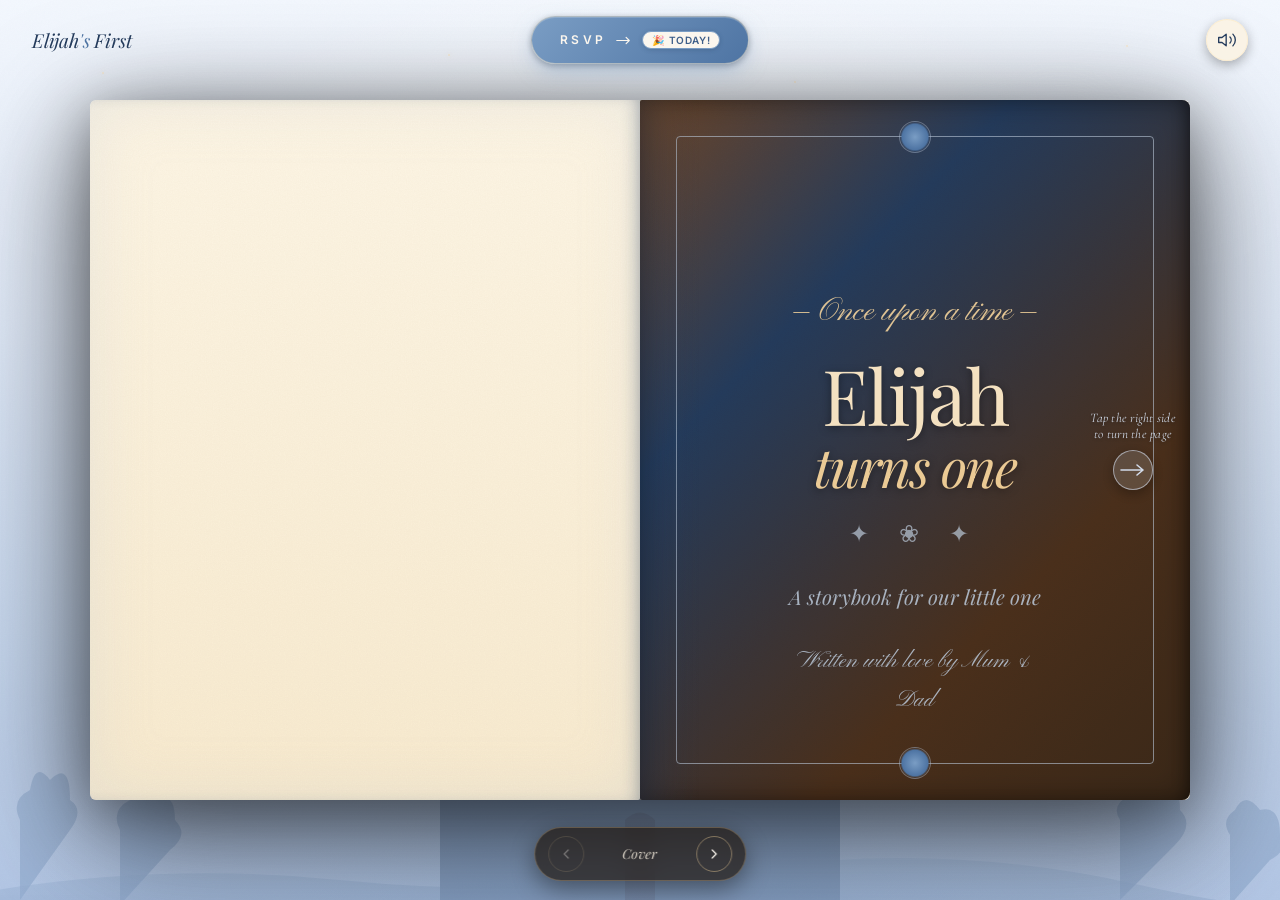
<file: index.html>
<!DOCTYPE html>
<html lang="en">
<head>
<meta charset="UTF-8" />
<meta name="viewport" content="width=device-width, initial-scale=1.0, viewport-fit=cover" />
<title>Elijah's First Birthday · A Storybook</title>
<meta name="description" content="Once upon a time... Join us in celebrating Elijah's 1st birthday — July 26, 2026 at AX The Palace, Sliema." />
<link rel="icon" type="image/svg+xml" href="assets/favicon.svg">
<link rel="apple-touch-icon" href="assets/favicon.svg">
<link rel="preconnect" href="https://fonts.googleapis.com">
<link rel="preconnect" href="https://fonts.gstatic.com" crossorigin>
<link href="https://fonts.googleapis.com/css2?family=Cormorant+Garamond:ital,wght@0,300;0,400;0,500;0,600;1,300;1,400&family=Playfair+Display:ital,wght@0,400;0,500;0,600;0,700;1,400;1,500&family=Inter:wght@300;400;500&family=Pinyon+Script&display=swap" rel="stylesheet">
<link rel="preload" as="image" href="assets/cover.jpg" fetchpriority="high">
<link rel="preload" as="image" href="assets/once.jpg">
<link rel="stylesheet" href="styles.css?v=20260606b">

</head>
<body>

<!-- Atmospheric background -->
<div class="room" aria-hidden="true"></div>

<!-- Distant magical castle (Disney-esque silhouette) -->
<div class="castle-bg" aria-hidden="true">
  <div class="moon-halo"></div>
  <div class="moon-disc"></div>
  <svg viewBox="0 0 1400 500" xmlns="http://www.w3.org/2000/svg" preserveAspectRatio="xMidYEnd meet">
    <defs>
      <linearGradient id="castleFade" x1="0" y1="0" x2="0" y2="1">
        <stop offset="0%" stop-color="#7A9DC4" stop-opacity="0.85"/>
        <stop offset="100%" stop-color="#3D5E89" stop-opacity="0.95"/>
      </linearGradient>
    </defs>
    <!-- Rolling hills -->
    <path d="M0 460 Q200 420 400 440 T800 430 T1200 445 T1400 440 L1400 500 L0 500 Z" fill="url(#castleFade)" opacity="0.55"/>
    <path d="M0 480 Q300 460 600 470 T1200 475 T1400 472 L1400 500 L0 500 Z" fill="#3D5E89" opacity="0.55"/>
    <!-- Trees on the sides -->
    <g fill="#4E74A3" opacity="0.7">
      <path d="M80 460 L80 380 Q70 360 90 350 Q95 320 110 340 Q130 320 130 360 Q145 370 130 390 Z"/>
      <path d="M180 465 L180 390 Q170 370 190 360 Q200 340 215 360 Q235 350 235 380 Q250 395 230 410 Z"/>
      <path d="M1180 460 L1180 380 Q1170 365 1190 355 Q1200 330 1215 350 Q1240 335 1240 370 Q1255 385 1235 405 Z"/>
      <path d="M1290 465 L1290 395 Q1280 380 1295 370 Q1305 350 1320 370 Q1340 365 1340 395 Q1350 410 1330 420 Z"/>
    </g>
    <!-- Main castle body -->
    <g fill="#3D5E89">
      <!-- Base walls -->
      <rect x="580" y="280" width="240" height="180"/>
      <!-- Side wings -->
      <rect x="500" y="320" width="100" height="140"/>
      <rect x="800" y="320" width="100" height="140"/>
      <!-- Battlements on walls -->
      <path d="M500 320 L510 310 L520 310 L520 320 L530 320 L530 310 L540 310 L540 320 L550 320 L550 310 L560 310 L560 320 L570 320 L570 310 L580 310 L580 320 Z"/>
      <path d="M820 320 L820 310 L830 310 L830 320 L840 320 L840 310 L850 310 L850 320 L860 320 L860 310 L870 310 L870 320 L880 320 L880 310 L890 310 L890 320 L900 320 Z"/>

      <!-- Tall central spire (the iconic one) -->
      <rect x="670" y="160" width="60" height="180"/>
      <!-- Cone roof on central spire -->
      <path d="M670 160 L700 80 L730 160 Z"/>
      <!-- Flag on top -->
      <rect x="699" y="50" width="2" height="30"/>
      <path d="M701 55 L720 60 L701 68 Z"/>

      <!-- Left tower -->
      <rect x="600" y="220" width="50" height="120"/>
      <path d="M600 220 L625 165 L650 220 Z"/>
      <rect x="624" y="145" width="2" height="20"/>
      <path d="M626 150 L640 153 L626 160 Z"/>

      <!-- Right tower -->
      <rect x="750" y="220" width="50" height="120"/>
      <path d="M750 220 L775 165 L800 220 Z"/>
      <rect x="774" y="145" width="2" height="20"/>
      <path d="M776 150 L790 153 L776 160 Z"/>

      <!-- Far left thin tower -->
      <rect x="510" y="240" width="32" height="100"/>
      <path d="M510 240 L526 195 L542 240 Z"/>

      <!-- Far right thin tower -->
      <rect x="858" y="240" width="32" height="100"/>
      <path d="M858 240 L874 195 L890 240 Z"/>

      <!-- Front gate -->
      <path d="M685 380 L685 460 L715 460 L715 380 Q700 365 685 380 Z" fill="#2A3A5E"/>

      <!-- Window slits (warm glow hints) -->
    </g>
    <!-- Tiny window lights -->
    <g fill="rgba(255,200,140,0.5)">
      <rect x="697" y="220" width="3" height="6"/>
      <rect x="697" y="250" width="3" height="6"/>
      <rect x="697" y="280" width="3" height="6"/>
      <rect x="619" y="260" width="2" height="4"/>
      <rect x="628" y="260" width="2" height="4"/>
      <rect x="769" y="260" width="2" height="4"/>
      <rect x="778" y="260" width="2" height="4"/>
      <rect x="523" y="280" width="2" height="3"/>
      <rect x="871" y="280" width="2" height="3"/>
    </g>
  </svg>
</div>

<!-- Distant twinkling stars -->
<div class="stars-bg" aria-hidden="true">
  <span style="top:8%;left:8%;animation-delay:0s"></span>
  <span style="top:14%;left:22%;animation-delay:1.2s"></span>
  <span style="top:6%;left:35%;animation-delay:2.4s"></span>
  <span style="top:18%;left:48%;animation-delay:.8s"></span>
  <span style="top:9%;left:62%;animation-delay:3.1s"></span>
  <span style="top:22%;left:75%;animation-delay:1.8s"></span>
  <span style="top:5%;left:88%;animation-delay:2.7s"></span>
  <span style="top:25%;left:14%;animation-delay:3.5s"></span>
  <span style="top:30%;left:55%;animation-delay:.4s"></span>
  <span style="top:12%;left:92%;animation-delay:2.1s"></span>
  <span style="top:28%;left:38%;animation-delay:1.5s"></span>
  <span style="top:35%;left:80%;animation-delay:2.9s"></span>
</div>

<div class="sparkles" aria-hidden="true">
  <span style="left:6%;animation-delay:0s"></span>
  <span class="tiny" style="left:11%;animation-delay:7s"></span>
  <span style="left:16%;animation-delay:3s"></span>
  <span class="tiny" style="left:22%;animation-delay:12s"></span>
  <span style="left:28%;animation-delay:6s"></span>
  <span class="tiny" style="left:35%;animation-delay:9s"></span>
  <span style="left:42%;animation-delay:1.5s"></span>
  <span class="tiny" style="left:50%;animation-delay:5s"></span>
  <span style="left:58%;animation-delay:8.5s"></span>
  <span class="tiny" style="left:65%;animation-delay:14s"></span>
  <span style="left:72%;animation-delay:4.5s"></span>
  <span class="tiny" style="left:80%;animation-delay:18s"></span>
  <span style="left:86%;animation-delay:11s"></span>
  <span class="tiny" style="left:90%;animation-delay:6s"></span>
  <span style="left:94%;animation-delay:2s"></span>
</div>

<!-- Background music — local MP3 -->
<audio id="bgMusic" src="assets/music.mp3" loop preload="auto" aria-hidden="true"></audio>

<!-- Top bar -->
<nav class="topbar">
  <a href="javascript:void(0)" class="brand" id="brandHome">Elijah<span>'s</span> First</a>
  <a href="javascript:void(0)" class="rsvp-shortcut" id="rsvpShortcut">
    RSVP
    <svg width="14" height="9" viewBox="0 0 18 10" fill="none">
      <path d="M1 5h16m0 0L13 1m4 4l-4 4" stroke="currentColor" stroke-width="1.5" stroke-linecap="round" stroke-linejoin="round"/>
    </svg>
    <span class="rsvp-days-text" id="rsvpDaysBadge" hidden></span>
  </a>
  <div class="topbar-right">
    <button class="sound-toggle" id="soundToggle" aria-label="Toggle sounds" title="Toggle sounds & music">
      <svg class="snd-on" width="20" height="20" viewBox="0 0 24 24" fill="none" stroke="currentColor" stroke-width="1.6" stroke-linecap="round" stroke-linejoin="round">
        <path d="M11 5L6 9H2v6h4l5 4V5z"/>
        <path d="M15.54 8.46a5 5 0 010 7.07"/>
        <path d="M19.07 4.93a10 10 0 010 14.14"/>
      </svg>
      <svg class="snd-off" width="20" height="20" viewBox="0 0 24 24" fill="none" stroke="currentColor" stroke-width="1.6" stroke-linecap="round" stroke-linejoin="round" style="display:none">
        <path d="M11 5L6 9H2v6h4l5 4V5z"/>
        <line x1="23" y1="9" x2="17" y2="15"/>
        <line x1="17" y1="9" x2="23" y2="15"/>
      </svg>
    </button>
  </div>
</nav>

<!-- =========================================================
     THE BOOK
     ========================================================= -->
<div class="book-stage">
  <div class="book" id="book" role="region" aria-label="Storybook for Elijah's First Birthday">

    <!-- Mobile page-sweep overlay — covers only the book area during flips -->
    <div class="page-sweep" id="pageSweep" aria-hidden="true"></div>

    <!-- Static base pages — what's revealed beneath the flipping leaves -->
    <div class="pages">

      <!-- LEFT PAGE (always shows the current spread's left content) -->
      <div class="base-page left" id="basePageLeft">
        <!-- Content injected by JS -->
      </div>

      <!-- SPINE -->
      <div class="spine" aria-hidden="true"></div>

      <!-- RIGHT PAGE (always shows the current spread's right content) -->
      <div class="base-page right" id="basePageRight">
        <!-- Content injected by JS -->
      </div>
    </div>

    <!-- Page leaves — flipping paper layer -->
    <div class="leaves" aria-hidden="false">

      <div class="left-zone"></div>
      <div class="spine-spacer"></div>
      <div class="right-zone">
        <!-- Cover leaf sits in the right-zone since it's a forward-flip leaf -->
        <div class="leaf cover-leaf" id="coverLeaf">
          <div class="face front" id="coverFront"></div>
          <div class="face back" id="coverBack"></div>
        </div>
        <!-- Other forward-flip leaves are injected here by JS -->
      </div>

    </div>

    <!-- Click zones for edge flips -->
    <div class="edge-zone left" id="edgeLeft" aria-label="Previous page"></div>
    <div class="edge-zone right" id="edgeRight" aria-label="Next page"></div>

  </div>
</div>

<!-- Persistent chapter index — desktop only, shows once past TOC -->
<nav class="chapter-index" id="chapterIndex" aria-label="Chapters" hidden></nav>

<!-- Book navigation -->
<div class="book-nav">
  <button class="nav-arrow" id="navPrev" aria-label="Previous page">
    <svg width="16" height="16" viewBox="0 0 24 24" fill="none" stroke="currentColor" stroke-width="1.8">
      <path d="M15 18l-6-6 6-6" stroke-linecap="round" stroke-linejoin="round"/>
    </svg>
  </button>
  <div class="spread-indicator" id="spreadIndicator">Cover</div>
  <button class="nav-arrow" id="navNext" aria-label="Next page">
    <svg width="16" height="16" viewBox="0 0 24 24" fill="none" stroke="currentColor" stroke-width="1.8">
      <path d="M9 18l6-6-6-6" stroke-linecap="round" stroke-linejoin="round"/>
    </svg>
  </button>
</div>

<!-- =========================================================
     SPREAD CONTENT TEMPLATES (hidden, injected on demand)
     ========================================================= -->
<div id="spreadTemplates" style="display:none" aria-hidden="true">

  <!-- ========== SPREAD 0 — COVER ========== -->
  <template id="tpl-cover-front">
    <div class="cover-design">
      <div class="cover-frame"></div>
      <div class="cover-ornament">— Once upon a time —</div>
      <h1 class="cover-title">
        Elijah
        <em>turns one</em>
      </h1>
      <div class="cover-flourish">✦ ❀ ✦</div>
      <div class="cover-subtitle">A storybook for our little one</div>
      <div class="cover-author">Written with love by Mum &amp; Dad</div>
    </div>
    <div class="cover-flip-hint" aria-hidden="true">
      <span class="cfh-text">Tap the right side<br>to turn the page</span>
      <span class="cfh-arrow">
        <svg width="26" height="14" viewBox="0 0 26 14" fill="none">
          <path d="M1 7h22m0 0l-6-5m6 5l-6 5" stroke="currentColor" stroke-width="1.6" stroke-linecap="round" stroke-linejoin="round"/>
        </svg>
      </span>
    </div>
  </template>

  <!-- ========== SPREAD 1 — CONTENTS ========== -->
  <template id="tpl-spread-1-left">
    <div class="page-content flow">
      <span class="chapter-eyebrow">— A Chapter Listing —</span>
      <h2 class="toc-title">Table of <em>Contents</em></h2>
      <div class="page-flourish">✦ ❀ ✦</div>
      <ol class="toc-list">
        <li><span class="num-roman">I</span><a class="title-text toc-jump" data-target="2">Once upon a time</a><span class="pn">iv</span></li>
        <li><span class="num-roman">II</span><a class="title-text toc-jump" data-target="3">About Elijah</a><span class="pn">vi</span></li>
        <li><span class="num-roman">III</span><a class="title-text toc-jump" data-target="4">Our Memories</a><span class="pn">viii</span></li>
        <li><span class="num-roman">IV</span><a class="title-text toc-jump" data-target="5">The Details</a><span class="pn">x</span></li>
        <li><span class="num-roman">V</span><a class="title-text toc-jump" data-target="6">The Day's Story</a><span class="pn">xii</span></li>
        <li><span class="num-roman">VI</span><a class="title-text toc-jump" data-target="7">Finding Us</a><span class="pn">xiv</span></li>
        <li><span class="num-roman">VII</span><a class="title-text toc-jump" data-target="8">The Guest List</a><span class="pn">xvi</span></li>
        <li><span class="num-roman">VIII</span><a class="title-text toc-jump" data-target="9">Questions</a><span class="pn">xviii</span></li>
        <li><span class="num-roman">IX</span><a class="title-text toc-jump" data-target="10">Kindly Respond</a><span class="pn">xx</span></li>
      </ol>
      <div class="page-number left">ii</div>
    </div>
  </template>
  <template id="tpl-spread-1-right">
    <div class="page-content stretch">
      <div class="story-photo">
        <img src="assets/cover.jpg" alt="Elijah" loading="eager" decoding="sync" fetchpriority="high" />
      </div>
      <div class="page-number right">iii</div>
    </div>
  </template>

  <!-- ========== SPREAD 2 — ONCE UPON A TIME ========== -->
  <template id="tpl-spread-2-left">
    <div class="page-content story-page flow">
      <svg class="corner-decor tl" viewBox="0 0 80 80">
        <g fill="none" stroke="#3D5E89" stroke-width="1.2" stroke-linecap="round" opacity="0.6">
          <path d="M10 10 Q30 15 35 35 T45 60"/>
          <circle cx="22" cy="22" r="3" fill="#7A9DC4" stroke="none"/>
          <circle cx="35" cy="35" r="4" fill="#A8BBD0" stroke="none"/>
          <circle cx="42" cy="50" r="2.5" fill="#DCE6F2" stroke="none"/>
        </g>
      </svg>
      <svg class="corner-decor br" viewBox="0 0 80 80">
        <g fill="none" stroke="#3D5E89" stroke-width="1.2" stroke-linecap="round" opacity="0.6">
          <path d="M10 10 Q30 15 35 35 T45 60"/>
          <circle cx="22" cy="22" r="3" fill="#7A9DC4" stroke="none"/>
          <circle cx="35" cy="35" r="4" fill="#A8BBD0" stroke="none"/>
          <circle cx="42" cy="50" r="2.5" fill="#DCE6F2" stroke="none"/>
        </g>
      </svg>
      <span class="chapter-eyebrow">Chapter 1</span>
      <h2 class="chapter-heading">Once upon<br><em>a time...</em></h2>
      <div class="page-flourish small">✦</div>
      <p class="story-text">
        <span class="drop-cap">O</span>
        <span class="first-line">ur little Elijah is turning one.</span>
        It feels like only yesterday we were holding him for the
        first time — and now we'd be so honored to have you with
        us as we celebrate this beautiful milestone.
      </p>
      <p class="signature">— Mum &amp; Dad</p>
      <div class="page-number left">iv</div>
    </div>
  </template>
  <template id="tpl-spread-2-right">
    <div class="page-content stretch">
      <div class="story-photo">
        <img src="assets/once.jpg" alt="Elijah" />
      </div>
      <div class="page-number right">v</div>
    </div>
  </template>

  <!-- ========== SPREAD 3 — ABOUT ELIJAH ========== -->
  <template id="tpl-spread-3-left">
    <div class="page-content flow">
      <span class="chapter-eyebrow">Chapter 2</span>
      <h2 class="chapter-heading">About <em>Elijah</em></h2>
      <div class="page-flourish small">✦</div>
      <p class="about-intro">A few of his most favourite things at one year old. 🧸</p>
      <ul class="about-list">
        <li><span class="af-emoji">🍌</span><span class="af-copy"><span class="af-label">Favourite food</span><span class="af-value">Banana</span></span></li>
        <li><span class="af-emoji">🧸</span><span class="af-copy"><span class="af-label">Favourite toy</span><span class="af-value">Teddy Bear</span></span></li>
        <li><span class="af-emoji">🎵</span><span class="af-copy"><span class="af-label">Favourite song</span><span class="af-value">Skidamarink · Super Simple Songs</span></span></li>
        <li><span class="af-emoji">💬</span><span class="af-copy"><span class="af-label">First word</span><span class="af-value">Mama</span></span></li>
        <li><span class="af-emoji">🦷</span><span class="af-copy"><span class="af-label">Number of teeth</span><span class="af-value">Four</span></span></li>
        <li><span class="af-emoji">💙</span><span class="af-copy"><span class="af-label">Loves</span><span class="af-value">Walking · Travelling · Singing</span></span></li>
      </ul>
      <div class="page-number left">vi</div>
    </div>
  </template>
  <template id="tpl-spread-3-right">
    <div class="page-content stretch">
      <div class="story-photo about-photo">
        <img src="assets/5.jpg" alt="Elijah smiling" loading="lazy" />
      </div>
      <p class="about-photo-caption">Our little one 💛</p>
      <div class="page-number right">vii</div>
    </div>
  </template>

  <!-- ========== SPREAD 4 — OUR MEMORIES ========== -->
  <template id="tpl-spread-4-left">
    <div class="page-content flow">
      <span class="chapter-eyebrow">Chapter 3</span>
      <h2 class="chapter-heading">Our <em>Memories</em></h2>
      <div class="page-flourish small">✦</div>
      <p class="memories-intro">A whole year of growing, giggling and wonder.</p>
      <div class="memories-gallery">
        <figure class="memory-card">
          <img src="assets/osBmT4U2.jpg" alt="Elijah" loading="lazy" />
          <figcaption>Hello, world</figcaption>
        </figure>
        <figure class="memory-card">
          <img src="assets/4.jpg" alt="Elijah" loading="lazy" />
          <figcaption>Little explorer</figcaption>
        </figure>
        <figure class="memory-card">
          <img src="assets/wKMD-Niz.jpg" alt="Elijah" loading="lazy" />
          <figcaption>Our little bear</figcaption>
        </figure>
        <figure class="memory-card">
          <img src="assets/8.jpg" alt="Elijah painting" loading="lazy" style="object-position:center 28%" />
          <figcaption>Messy little artist</figcaption>
        </figure>
      </div>
      <div class="page-number left">viii</div>
    </div>
  </template>
  <template id="tpl-spread-4-right">
    <div class="page-content flow">
      <div class="memories-gallery" style="margin-top:.4rem">
        <figure class="memory-card">
          <img src="assets/UXzWay5G.jpg" alt="Elijah" loading="lazy" class="pos-face" />
          <figcaption>Sleepy smiles</figcaption>
        </figure>
        <figure class="memory-card">
          <img src="assets/hat-smile.jpg" alt="Elijah smiling in his sun hat" loading="lazy" style="object-position:center 25%" />
          <figcaption>Sunshine &amp; little smiles ☀️</figcaption>
        </figure>
        <figure class="memory-card">
          <img src="assets/6.jpg" alt="Elijah with birthday balloons" loading="lazy" style="object-position:center 42%" />
          <figcaption>Up, up and away</figcaption>
        </figure>
        <figure class="memory-card">
          <img src="assets/7.jpg" alt="Elijah reaching for a birthday balloon" loading="lazy" style="object-position:center 40%" />
          <figcaption>Birthday wonder</figcaption>
        </figure>
      </div>
      <p class="memories-outro">— and the best is yet to come. ✦</p>
      <div class="page-number right">ix</div>
    </div>
  </template>

  <!-- ========== SPREAD 5 — DETAILS + DRESS CODE ========== -->
  <template id="tpl-spread-5-left">
    <div class="page-content flow">
      <span class="chapter-eyebrow">Chapter 4</span>
      <h2 class="chapter-heading">The <em>Details</em></h2>
      <div class="page-flourish small">✦</div>
      <div class="details-grid">
        <div class="detail-row">
          <div class="icon-circle">
            <svg viewBox="0 0 24 24" fill="none" stroke="currentColor" stroke-width="1.5"><rect x="3" y="5" width="18" height="16" rx="2"/><path d="M3 9h18M8 3v4M16 3v4"/></svg>
          </div>
          <div>
            <div class="info-label">Date</div>
            <div class="info-value"><strong>Sunday, July 26, 2026</strong></div>
          </div>
        </div>
        <div class="detail-row">
          <div class="icon-circle">
            <svg viewBox="0 0 24 24" fill="none" stroke="currentColor" stroke-width="1.5"><circle cx="12" cy="12" r="9"/><path d="M12 7v5l3 2"/></svg>
          </div>
          <div>
            <div class="info-label">Time</div>
            <div class="info-value"><strong>12:30 — 4:00 pm</strong></div>
            <div class="info-sub">Kindly arrive by 12:00 pm</div>
          </div>
        </div>
        <div class="detail-row">
          <div class="icon-circle">
            <svg viewBox="0 0 24 24" fill="none" stroke="currentColor" stroke-width="1.5"><path d="M12 22s-7-7.5-7-13a7 7 0 1114 0c0 5.5-7 13-7 13z"/><circle cx="12" cy="9" r="2.5"/></svg>
          </div>
          <div>
            <div class="info-label">Venue</div>
            <div class="info-value"><strong>AX The Palace</strong></div>
            <div class="info-sub">State Hall &amp; Alexandra Gardens, Sliema</div>
          </div>
        </div>
      </div>
      <div class="page-number left">x</div>
    </div>
  </template>
  <template id="tpl-spread-5-right">
    <div class="page-content flow">
      <span class="chapter-eyebrow">What to wear</span>
      <h2 class="chapter-heading">A palette of<br><em>soft hues</em></h2>
      <div class="palette-card">
        <div class="palette">
          <div class="swatch" style="background:#F2D9D0" data-name="Blush"></div>
          <div class="swatch" style="background:#F5E6D3" data-name="Cream"></div>
          <div class="swatch" style="background:#C9D3C2" data-name="Sage"></div>
          <div class="swatch" style="background:#D6E2E9" data-name="Sky"></div>
          <div class="swatch" style="background:#E8D5C4" data-name="Beige"></div>
          <div class="swatch" style="background:#D4C5D9" data-name="Lilac"></div>
        </div>
      </div>
      <p class="dress-note">
        <strong>Dress Code: Smart Casual.</strong> We kindly invite our guests to
        embrace soft pastel and neutral tones to complement the celebration's aesthetic.
      </p>
      <div class="kindly-note">
        <div class="camera-icon">
          <svg width="20" height="20" viewBox="0 0 24 24" fill="none" stroke="currentColor" stroke-width="1.4">
            <path d="M3 8a2 2 0 012-2h3l2-2h4l2 2h3a2 2 0 012 2v10a2 2 0 01-2 2H5a2 2 0 01-2-2V8z"/>
            <circle cx="12" cy="13" r="4"/>
          </svg>
        </div>
        <div>
          <h4>A little note on the dress code</h4>
          <p>We've arranged a professional photographer for the day — so come dressed to feel your best, and you'll be beautifully captured among the memories. Soft pastels and warm neutrals will look lovely throughout.</p>
        </div>
      </div>
      <div class="page-number right">xi</div>
    </div>
  </template>

  <!-- ========== SPREAD 6 — THE DAY'S STORY (SCHEDULE) ========== -->
  <template id="tpl-spread-6-left">
    <div class="page-content flow">
      <span class="chapter-eyebrow">Chapter 5</span>
      <h2 class="chapter-heading">The Day's <em>Story</em></h2>
      <div class="page-flourish small">✦</div>
      <ul class="schedule-list">
        <li class="schedule-item">
          <span class="sch-emoji">🕛</span>
          <div class="sch-copy">
            <div class="sch-head"><span class="sch-time">12:00 PM</span><span class="sch-title">Guests Arrive</span></div>
            <p>A warm welcome awaits as family and friends gather to celebrate Elijah's first chapter.</p>
          </div>
        </li>
        <li class="schedule-item">
          <span class="sch-emoji">🍽️</span>
          <div class="sch-copy">
            <div class="sch-head"><span class="sch-time">12:30 PM</span><span class="sch-title">Lunch is Served</span></div>
            <p>An afternoon of delicious food, laughter, and cherished company.</p>
          </div>
        </li>
        <li class="schedule-item">
          <span class="sch-emoji">📸</span>
          <div class="sch-copy">
            <div class="sch-head"><span class="sch-time">1:30 PM</span><span class="sch-title">Capturing Memories</span></div>
            <p>Family photographs and special moments with those closest to Elijah.</p>
          </div>
        </li>
        <li class="schedule-item">
          <span class="sch-emoji">✨</span>
          <div class="sch-copy">
            <div class="sch-head"><span class="sch-time">2:30 PM</span><span class="sch-title">One Year of Wonder</span></div>
            <p>A brief look back at the beautiful moments that have filled Elijah's first year.</p>
          </div>
        </li>
      </ul>
      <div class="page-number left">xii</div>
    </div>
  </template>
  <template id="tpl-spread-6-right">
    <div class="page-content flow">
      <span class="chapter-eyebrow">— continued —</span>
      <div class="page-flourish small">✦</div>
      <ul class="schedule-list">
        <li class="schedule-item">
          <span class="sch-emoji">🎂</span>
          <div class="sch-copy">
            <div class="sch-head"><span class="sch-time">2:45 PM</span><span class="sch-title">Birthday Cake Celebration</span></div>
            <p>Join us as we sing, celebrate, and mark this special milestone together.</p>
          </div>
        </li>
        <li class="schedule-item">
          <span class="sch-emoji">☕</span>
          <div class="sch-copy">
            <div class="sch-head"><span class="sch-time">3:15 PM</span><span class="sch-title">Sweet Treats &amp; Conversations</span></div>
            <p>Desserts, coffee, and time to enjoy the festivities.</p>
          </div>
        </li>
        <li class="schedule-item">
          <span class="sch-emoji">💙</span>
          <div class="sch-copy">
            <div class="sch-head"><span class="sch-time">3:45 PM</span><span class="sch-title">A Heartfelt Thank You</span></div>
            <p>A few words of gratitude before we close this wonderful chapter.</p>
          </div>
        </li>
        <li class="schedule-item">
          <span class="sch-emoji">👋</span>
          <div class="sch-copy">
            <div class="sch-head"><span class="sch-time">4:00 PM</span><span class="sch-title">Farewell</span></div>
            <p>Until we meet again — thank you for celebrating with us.</p>
          </div>
        </li>
      </ul>
      <div class="page-number right">xiii</div>
    </div>
  </template>

  <!-- ========== SPREAD 7 — FINDING US (LOCATION &amp; MAP) ========== -->
  <template id="tpl-spread-7-left">
    <div class="page-content stretch">
      <span class="chapter-eyebrow">Chapter 6</span>
      <h2 class="chapter-heading">Finding <em>Us</em></h2>
      <div style="flex:1;min-height:200px;margin-top:.6rem">
        <div class="map-wrap">
          <iframe
            src="https://maps.google.com/maps?q=AX%20The%20Palace%20Sliema%20Malta&t=&z=15&ie=UTF8&iwloc=&output=embed"
            loading="lazy"
            referrerpolicy="no-referrer-when-downgrade"
            title="AX The Palace location map">
          </iframe>
        </div>
      </div>
      <div class="page-number left">xiv</div>
    </div>
  </template>
  <template id="tpl-spread-7-right">
    <div class="page-content flow">
      <div class="location-info">
        <div>
          <div class="location-name">AX <em>The Palace</em></div>
          <div class="location-sub">State Hall &amp; Alexandra Gardens</div>
        </div>
        <div class="location-address">
          High Street, Sliema, SLM 1542<br/>
          Malta<br/>
          <small>Tel: +356 2133 3444</small>
        </div>
        <div class="directions-row">
          <a href="https://www.google.com/maps/dir/?api=1&destination=AX+The+Palace+Sliema+Malta" target="_blank" rel="noopener" class="dir-btn primary">
            Google Maps
            <svg width="11" height="11" viewBox="0 0 14 14" fill="none"><path d="M1 7h12m0 0L9 3m4 4l-4 4" stroke="currentColor" stroke-width="1.5" stroke-linecap="round"/></svg>
          </a>
          <a href="https://maps.apple.com/?q=AX+The+Palace+Sliema+Malta" target="_blank" rel="noopener" class="dir-btn">Apple Maps</a>
          <a href="https://waze.com/ul?q=AX%20The%20Palace%20Sliema%20Malta" target="_blank" rel="noopener" class="dir-btn">Waze</a>
        </div>
      </div>
      <div class="page-number right">xv</div>
    </div>
  </template>

  <!-- ========== SPREAD 8 — THE GUEST LIST ========== -->
  <template id="tpl-spread-8-left">
    <div class="page-content flow">
      <span class="chapter-eyebrow">Chapter 7</span>
      <h2 class="chapter-heading">The <em>Guest List</em></h2>
      <div class="page-flourish small">✦</div>
      <p class="attendees-intro">A growing list of the wonderful souls who have already said yes. 🧸</p>
      <div class="attendees-stats single">
        <div class="stat">
          <div class="num-big" id="statDays">—</div>
          <div class="lbl">Days to Go</div>
        </div>
      </div>
      <div class="page-number left">xvi</div>
    </div>
  </template>
  <template id="tpl-spread-8-right">
    <div class="page-content stretch">
      <span class="chapter-eyebrow" style="font-size:1.2rem;margin-bottom:.3rem">Names in the book</span>
      <div class="page-flourish small">✦</div>
      <div class="attendees-list-wrap">
        <div id="attendeesLoader" class="attendees-loader" role="status" aria-live="polite">
          <span class="loader-ring" aria-hidden="true"></span>
          Opening the guest list...
        </div>
        <div id="attendeesList" class="attendees-list"></div>
        <div id="attendeesEmpty" class="attendees-empty">
          <span class="quill">✎</span>
          No RSVPs just yet —<br>be the first to write your name.
        </div>
      </div>
      <div class="page-number right">xvii</div>
    </div>
  </template>

  <!-- ========== SPREAD 9 — FAQ ========== -->
  <template id="tpl-spread-9-left">
    <div class="page-content flow">
      <span class="chapter-eyebrow">Chapter 8</span>
      <h2 class="chapter-heading">Questions &amp; <em>Answers</em></h2>
      <div class="page-flourish small">✦</div>
      <div class="faq-list">
        <details class="faq-item">
          <summary>Is there parking?</summary>
          <div class="faq-answer">Yes — free parking is available at ctPark Capua, just across the street. Keep your ticket and our front desk team will validate it for you.</div>
        </details>
        <details class="faq-item">
          <summary>Are children welcome?</summary>
          <div class="faq-answer">Absolutely! Little ones are very welcome, and there's a kids' menu just for them.</div>
        </details>
        <details class="faq-item">
          <summary>What should I wear?</summary>
          <div class="faq-answer">Dress code is smart casual — soft pastels and neutral tones (see The Details). Kindly avoid shorts, T-shirts, sportswear, and dark-coloured clothing; light and elegant attire is appreciated. A professional photographer will be there, so dress to feel your best.</div>
        </details>
      </div>
      <div class="page-number left">xviii</div>
    </div>
  </template>
  <template id="tpl-spread-9-right">
    <div class="page-content flow">
      <span class="chapter-eyebrow">— a few more —</span>
      <div class="page-flourish small">✦</div>
      <div class="faq-list">
        <details class="faq-item">
          <summary>What time should I arrive?</summary>
          <div class="faq-answer">Please arrive by 12:00 pm so you're with us for the welcome and the photographs.</div>
        </details>
        <details class="faq-item">
          <summary>What about gifts?</summary>
          <div class="faq-answer">Your presence is the greatest gift. However, should you wish to give, a contribution to Elijah's future is warmly appreciated.</div>
        </details>
      </div>
      <p class="faq-footer">Anything else? We'd love to hear from you — find us on the last page. 💙</p>
      <div class="page-number right">xix</div>
    </div>
  </template>

  <!-- ========== SPREAD 10 — RSVP ========== -->
  <template id="tpl-spread-10-left">
    <div class="page-content flow">
      <div class="rsvp-invite">
        <span class="chapter-eyebrow">Chapter 9</span>
        <h2 class="rsvp-invite-headline">Will you<br><em>join us?</em></h2>
        <div class="page-flourish small">✦</div>
        <p class="rsvp-invite-text">
          Please send your reply with the form on the next page —
          a small note, a smile, a yes. We can't wait.
        </p>
        <p class="rsvp-invite-text" style="margin-top:1rem;font-size:.85rem">
          Children under seven are our guests with our compliments. 💛
        </p>
        <p class="rsvp-deadline">Kindly RSVP before <strong>20 June 2026</strong>.</p>
      </div>
      <div class="page-number left">xx</div>
    </div>
  </template>
  <template id="tpl-spread-10-right">
    <div class="page-content rsvp-form-page">
      <span class="chapter-eyebrow" style="margin-bottom:.4rem;text-align:center">— The reply card —</span>
      <form id="rsvpForm" class="rsvp-form" method="POST">
        <input type="hidden" name="_subject" value="🎉 New RSVP — Elijah's 1st Birthday" />
        <input type="text" name="_honey" style="display:none" tabindex="-1" autocomplete="off" />

        <div class="form-group">
          <label for="name">Your Name</label>
          <input type="text" id="name" name="name" required placeholder="Full name" autocomplete="name" />
        </div>
        <div class="form-group">
          <label for="mobile">Mobile Number</label>
          <input type="tel" id="mobile" name="mobile" required placeholder="+356 79 123456" autocomplete="tel" inputmode="tel" />
        </div>
        <div class="form-group">
          <label>Will You Attend?</label>
          <div class="radio-group">
            <div class="radio-opt">
              <input type="radio" id="yes" name="attending" value="Yes — Joyfully Accepting" required />
              <label for="yes"><span class="em">🧸</span>Accept</label>
            </div>
            <div class="radio-opt">
              <input type="radio" id="no" name="attending" value="No — Regretfully Declining" />
              <label for="no"><span class="em">✦</span>Decline</label>
            </div>
          </div>
        </div>
        <div class="form-row">
          <div class="form-group">
            <label for="adults">Adults</label>
            <select id="adults" name="adults" required>
              <option value="1">1 — Just me</option>
              <option value="2">2 adults</option>
            </select>
          </div>
          <div class="form-group">
            <label for="children">Children</label>
            <select id="children" name="children" required>
              <option value="0">None</option>
              <option value="1">1 child</option>
              <option value="2">2 children</option>
            </select>
          </div>
        </div>
        <div class="form-group extra-name-group" id="guest2Group" hidden>
          <label for="guest2_name">Second Guest's Name</label>
          <input type="text" id="guest2_name" name="guest2_name" placeholder="Full name" autocomplete="off" />
        </div>
        <div class="extra-name-group" id="childrenNamesGroup" hidden></div>
        <div class="form-group">
          <label for="message">A Note for Elijah (optional)</label>
          <textarea id="message" name="message" placeholder="A wish, a memory, anything sweet..."></textarea>
        </div>
        <button type="submit" class="submit-btn" id="submitBtn">Send RSVP</button>
        <div class="form-status" id="formStatus"></div>
      </form>
      <div class="page-number right">xxi</div>
    </div>
  </template>

  <!-- ========== SPREAD 11 — THE END ========== -->
  <template id="tpl-spread-11-left">
    <div class="page-content flow">
      <div class="the-end-content">
        <div class="the-end-flourish">✦ ❀ ✦</div>
        <span class="chapter-eyebrow">Epilogue</span>
        <h2 class="the-end-headline">The <em>End</em></h2>
        <p class="the-end-text">
          And they all lived happily, joyfully, deliciously ever after.
        </p>
        <p class="thank-you-signature">— Thank you, with all our love</p>
      </div>
      <div class="page-number left">xxii</div>
    </div>
  </template>
  <template id="tpl-spread-11-right">
    <div class="page-content flow">
      <div class="the-end-content">
        <span class="chapter-eyebrow">For anything else</span>
        <h2 class="chapter-heading">Get in <em>touch</em></h2>
        <p class="the-end-text">
          If you have any questions, need directions on the day, or
          simply want to say hello — we'd love to hear from you.
        </p>
        <a href="https://wa.me/35699488202" target="_blank" rel="noopener" class="contact-link">
          <svg width="16" height="16" viewBox="0 0 24 24" fill="currentColor"><path d="M19.05 4.91A9.82 9.82 0 0 0 12.04 2C6.58 2 2.13 6.45 2.13 11.91c0 1.75.46 3.45 1.32 4.95L2.05 22l5.25-1.38a9.9 9.9 0 0 0 4.73 1.21h.01c5.46 0 9.91-4.45 9.91-9.91 0-2.65-1.03-5.14-2.9-7.01M12.04 20.15h-.01a8.22 8.22 0 0 1-4.19-1.15l-.3-.18-3.11.82.83-3.04-.2-.31a8.23 8.23 0 0 1-1.26-4.39c0-4.54 3.7-8.24 8.25-8.24 2.2 0 4.27.86 5.83 2.42a8.18 8.18 0 0 1 2.41 5.83c0 4.54-3.7 8.24-8.25 8.24m4.52-6.16c-.25-.12-1.47-.72-1.69-.81-.23-.08-.39-.12-.56.13-.16.25-.64.81-.79.97-.14.17-.29.19-.54.06-.25-.12-1.05-.39-2-1.23-.74-.66-1.23-1.47-1.38-1.72-.14-.25-.02-.39.11-.51.11-.11.25-.29.37-.43.12-.14.16-.25.25-.41.08-.17.04-.31-.02-.43-.06-.12-.56-1.34-.76-1.84-.2-.48-.41-.42-.56-.43h-.48c-.17 0-.43.06-.66.31-.23.25-.87.85-.87 2.07 0 1.22.89 2.4 1.02 2.57.12.17 1.76 2.69 4.27 3.77.6.26 1.06.41 1.42.53.6.19 1.14.16 1.57.1.48-.07 1.47-.6 1.68-1.18.21-.58.21-1.07.14-1.18-.06-.1-.22-.17-.47-.29"/></svg>
          +356 99488202
        </a>
        <div class="page-flourish" style="margin-top:1.5rem">✦ ❀ ✦</div>
      </div>
      <div class="page-number right">xxiii</div>
    </div>
  </template>

</div>

<script src="app.js?v=20260606b"></script>
</body>
</html>
</file>
<file: styles.css>
:root{
  --cream:        #FBF6EE;
  --cream-deep:   #EFE7D6;
  --butter:       #E2DDD0;
  --milky-tan:    #CFD6E0;
  --teddy:        #A8BBD0;
  --honey:        #7A9DC4;
  --caramel:      #4E74A3;
  --cinnamon:     #3D5E89;
  --cocoa:        #243B5C;
  --cocoa-soft:   #4A5C7A;
  --ink:          var(--cocoa);
  --ink-soft:     var(--cocoa-soft);
  --line:         rgba(36,59,92,0.16);
}
*{box-sizing:border-box;margin:0;padding:0;-webkit-tap-highlight-color:transparent}
html,body{height:100%;overflow:hidden;overscroll-behavior:none}
body{
  background:#E6EEFA;
  color:var(--ink);
  font-family:'Cormorant Garamond', Georgia, serif;
  font-size:20px;
  line-height:1.7;
  font-weight:400;
  position:relative;
  -webkit-font-smoothing:antialiased;
  -moz-osx-font-smoothing:grayscale;
  text-rendering:optimizeLegibility;
}

/* Background audio element — hidden */
#bgMusic{ display:none }

/* =========================================================
   MOBILE PAGE-SWEEP OVERLAY
   ---------------------------------------------------------
   A solid cream sheet that slides across the book area during
   page flips on mobile. Fully opaque — completely hides content
   swap underneath. Constrained to .book bounds.
   ========================================================= */
.page-sweep{
  position:absolute;
  inset:0;
  z-index:140;
  pointer-events:none;
  overflow:hidden;
  border-radius:inherit;
  display:none;
}
.page-sweep::before{
  content:'';
  position:absolute;
  top:0;
  bottom:0;
  left:0;
  width:100%;
  background:linear-gradient(180deg, #FDF6E6 0%, #F8EBD0 100%);
  box-shadow:
    inset 0 0 80px rgba(187,201,217,.25),
    /* Soft shadow trailing the sweep edge for paper feel */
    -8px 0 18px rgba(36,59,92,.18),
    8px 0 18px rgba(36,59,92,.18);
  transform:translateX(-100%);
}
.page-sweep.active{display:block}
.page-sweep.sweep-forward::before{
  animation:sweep-forward 700ms cubic-bezier(.45,.05,.55,.95) forwards;
}
.page-sweep.sweep-backward::before{
  animation:sweep-backward 700ms cubic-bezier(.45,.05,.55,.95) forwards;
}
/* Forward (next): solid sheet enters from RIGHT, exits LEFT.
   Stays at 0 (fully covering) for a moment so content swap is invisible. */
@keyframes sweep-forward{
  0%   { transform:translateX(105%); }
  30%  { transform:translateX(0); }
  55%  { transform:translateX(0); }   /* hold fully covering — content swap happens here */
  100% { transform:translateX(-105%); }
}
/* Backward (prev): mirror — enters from LEFT, exits RIGHT. */
@keyframes sweep-backward{
  0%   { transform:translateX(-105%); }
  30%  { transform:translateX(0); }
  55%  { transform:translateX(0); }
  100% { transform:translateX(105%); }
}
@media (prefers-reduced-motion: reduce){
  .page-sweep{display:none !important}
}

/* =========================================================
   ATMOSPHERIC ROOM BACKGROUND
   ========================================================= */
.room{
  position:fixed;
  inset:0;
  z-index:0;
  background:
    radial-gradient(ellipse 60% 50% at 50% 30%, rgba(255,255,255,.55) 0%, transparent 70%),
    radial-gradient(ellipse 80% 50% at 50% 100%, rgba(122,157,196,.22) 0%, transparent 60%),
    linear-gradient(180deg, #F4F8FE 0%, #E1EAF8 35%, #C8D8EE 70%, #B4C7E5 100%);
}
.room::before{
  content:'';
  position:absolute;
  inset:0;
  opacity:.12;
  pointer-events:none;
  background-image:url("data:image/svg+xml;utf8,<svg xmlns='http://www.w3.org/2000/svg' width='300' height='300'><filter id='n'><feTurbulence type='fractalNoise' baseFrequency='0.7' numOctaves='2' seed='3'/><feColorMatrix values='0 0 0 0 0.45 0 0 0 0 0.55 0 0 0 0 0.7 0 0 0 0.35 0'/></filter><rect width='100%' height='100%' filter='url(%23n)'/></svg>");
  mix-blend-mode:multiply;
}

/* Distant magical castle silhouette — Disney-esque, very subtle */
.castle-bg{
  position:fixed;
  inset:0;
  z-index:1;
  pointer-events:none;
  overflow:hidden;
  opacity:.32;
}
.castle-bg svg{
  position:absolute;
  bottom:-40px;
  left:50%;
  transform:translateX(-50%);
  width:min(1400px, 130vw);
  height:auto;
  filter:blur(.4px);
}
.castle-bg .moon-halo{
  position:absolute;
  top:8%;
  right:12%;
  width:240px;
  height:240px;
  background:radial-gradient(circle,
    rgba(255,255,255,.55) 0%,
    rgba(180,205,240,.25) 35%,
    transparent 70%);
  border-radius:50%;
  filter:blur(2px);
}
.castle-bg .moon-disc{
  position:absolute;
  top:11%;
  right:14%;
  width:80px;
  height:80px;
  background:radial-gradient(circle at 35% 35%,
    rgba(255,255,255,.85) 0%,
    rgba(220,232,248,.6) 50%,
    rgba(122,157,196,.35) 100%);
  border-radius:50%;
  filter:blur(.8px);
  box-shadow:0 0 60px rgba(255,255,255,.45);
}
@keyframes castle-twinkle{
  0%, 100%{opacity:.32}
  50%{opacity:.38}
}
.castle-bg{animation:castle-twinkle 8s ease-in-out infinite}

/* Floating sparkles — pixie dust */
.sparkles{
  position:fixed;
  inset:0;
  z-index:2;
  pointer-events:none;
  overflow:hidden;
}
.sparkles span{
  position:absolute;
  bottom:-20px;
  width:6px;height:6px;
  background:radial-gradient(circle, rgba(255,220,160,.95) 0%, rgba(122,157,196,.4) 40%, transparent 70%);
  border-radius:50%;
  animation:rise-sparkle 16s linear infinite;
  filter:blur(.5px);
}
.sparkles span.tiny{
  width:3px;height:3px;
  background:radial-gradient(circle, rgba(255,240,220,1) 0%, rgba(255,220,160,.6) 50%, transparent 80%);
  animation-duration:22s;
}
@keyframes rise-sparkle{
  0%{transform:translateY(0) translateX(0) scale(1);opacity:0}
  10%{opacity:.85}
  50%{transform:translateY(-50vh) translateX(20px) scale(1.1)}
  90%{opacity:.4}
  100%{transform:translateY(-105vh) translateX(-20px) scale(.9);opacity:0}
}

/* Distant twinkling stars */
.stars-bg{
  position:fixed;
  inset:0;
  z-index:1;
  pointer-events:none;
  overflow:hidden;
}
.stars-bg span{
  position:absolute;
  width:2px;height:2px;
  background:rgba(255,235,200,.7);
  border-radius:50%;
  box-shadow:0 0 4px rgba(255,235,200,.6);
  animation:star-twinkle 4s ease-in-out infinite;
}
@keyframes star-twinkle{
  0%, 100%{opacity:.25;transform:scale(.8)}
  50%{opacity:.9;transform:scale(1.2)}
}

/* =========================================================
   TOP BAR — Brand + RSVP shortcut + Menu
   ========================================================= */
.topbar{
  position:fixed;
  top:0;left:0;right:0;
  z-index:50;
  padding:1rem clamp(1rem, 3vw, 2rem);
  display:grid;
  grid-template-columns: 1fr auto 1fr;
  align-items:center;
  pointer-events:none;
}
.topbar > *{pointer-events:auto}
.brand{
  font-family:'Playfair Display', serif;
  font-style:italic;
  font-weight:400;
  font-size:1.2rem;
  color:var(--cocoa);
  text-decoration:none;
  letter-spacing:-.01em;
  text-shadow:0 1px 2px rgba(255,255,255,.6);
  justify-self:start;
}
.brand span{color:var(--caramel)}

.topbar-right{
  display:flex;
  align-items:center;
  gap:.8rem;
  justify-self:end;
}

.topbar > .rsvp-shortcut{
  justify-self:center;
}

.rsvp-shortcut{
  display:inline-flex;
  align-items:center;
  gap:10px;
  padding:13px 28px;
  background:linear-gradient(135deg, var(--honey) 0%, var(--caramel) 100%);
  color:var(--cream);
  text-decoration:none;
  font-family:'Inter', sans-serif;
  font-size:12px;
  letter-spacing:0.28em;
  text-transform:uppercase;
  border-radius:999px;
  font-weight:600;
  transition:all .3s cubic-bezier(.2,.8,.2,1);
  border:1.5px solid rgba(255,235,200,.45);
  box-shadow:
    0 0 0 0 rgba(122,157,196,.55),
    0 8px 22px -4px rgba(122,157,196,.55),
    0 2px 6px rgba(0,0,0,.3),
    inset 0 1px 0 rgba(255,255,255,.18);
  animation:rsvp-glow 3.2s ease-in-out infinite;
}
@keyframes rsvp-glow{
  0%, 100%{
    box-shadow:
      0 0 0 0 rgba(122,157,196,.5),
      0 8px 22px -4px rgba(122,157,196,.55),
      0 2px 6px rgba(0,0,0,.3),
      inset 0 1px 0 rgba(255,255,255,.18);
  }
  50%{
    box-shadow:
      0 0 0 8px rgba(122,157,196,0),
      0 10px 26px -4px rgba(122,157,196,.7),
      0 3px 8px rgba(0,0,0,.35),
      inset 0 1px 0 rgba(255,255,255,.22);
  }
}
.rsvp-shortcut:hover{
  background:linear-gradient(135deg, var(--caramel) 0%, var(--cinnamon) 100%);
  transform:translateY(-2px);
  animation-play-state:paused;
  box-shadow:
    0 12px 28px -4px rgba(122,157,196,.7),
    0 4px 10px rgba(0,0,0,.4),
    inset 0 1px 0 rgba(255,255,255,.25);
}
.rsvp-shortcut svg{transition:transform .3s}
.rsvp-shortcut:hover svg{transform:translateX(3px)}

.sound-toggle{
  width:42px;height:42px;
  background:rgba(251,243,228,.9);
  border:1px solid rgba(255,220,160,.3);
  border-radius:50%;
  cursor:pointer;
  display:flex;
  align-items:center;
  justify-content:center;
  color:var(--cocoa);
  transition:all .3s;
  padding:0;
  box-shadow:0 4px 12px rgba(0,0,0,.3);
}
.sound-toggle:hover{background:var(--honey);border-color:var(--honey);color:var(--cream)}
.sound-toggle svg{transition:opacity .2s}

/* =========================================================
   THE BOOK STAGE
   ========================================================= */
.book-stage{
  position:fixed;
  inset:0;
  z-index:10;
  display:flex;
  align-items:center;
  justify-content:center;
  padding:clamp(4rem, 8vh, 5.5rem) clamp(1rem, 2vw, 2rem) clamp(4rem, 8vh, 5rem);
  pointer-events:none;
}

.book{
  position:relative;
  width:min(95vw, 1100px);
  height:min(85vh, 700px);
  pointer-events:auto;
  transform-style:preserve-3d;
  perspective:2400px;
  filter:
    drop-shadow(0 30px 60px rgba(0,0,0,.55))
    drop-shadow(0 10px 25px rgba(0,0,0,.35));
}
/* Left page is always visible (the book always looks like an open book) */

/* Pages container — 2-column grid (left page | right page), no spine */
.pages{
  position:absolute;
  inset:0;
  display:grid;
  grid-template-columns: 1fr 1fr;
  border-radius:4px 8px 8px 4px;
  overflow:visible;
  transform-style:preserve-3d;
}

/* Static base pages (the bottom of the stack) */
.base-page{
  position:relative;
  background:linear-gradient(180deg, #FDF6E6 0%, #F8EBD0 100%);
  overflow:hidden;
  padding:clamp(1.5rem, 3vw, 3rem) clamp(1.5rem, 3vw, 3rem) clamp(2.2rem, 3.5vw, 3.2rem);
  transform:translateZ(0);
  backface-visibility:hidden;
}
.base-page.left{
  border-radius:6px 2px 2px 6px;
  box-shadow:
    inset -10px 0 18px -10px rgba(36,59,92,.45),
    inset 0 0 60px rgba(187,201,217,.25);
}
.base-page.right{
  border-radius:2px 6px 6px 2px;
  box-shadow:
    inset 10px 0 18px -10px rgba(36,59,92,.45),
    inset 0 0 60px rgba(187,201,217,.25);
}
.base-page::before{
  content:'';
  position:absolute;
  inset:0;
  pointer-events:none;
  opacity:.32;
  background-image:url("data:image/svg+xml;utf8,<svg xmlns='http://www.w3.org/2000/svg' width='200' height='200'><filter id='p'><feTurbulence type='fractalNoise' baseFrequency='0.85' numOctaves='2' seed='2'/><feColorMatrix values='0 0 0 0 0.4 0 0 0 0 0.28 0 0 0 0 0.17 0 0 0 0.18 0'/></filter><rect width='100%' height='100%' filter='url(%23p)'/></svg>");
  mix-blend-mode:multiply;
}

/* Spine removed — hide the element and collapse the grid */
.spine, .spine-spacer{display:none}

/* =========================================================
   PAGE LEAVES — the flipping pages stacked on top
   ========================================================= */
.leaves{
  position:absolute;
  inset:0;
  display:grid;
  grid-template-columns: 1fr 1fr;
  pointer-events:none;
  z-index:3;
  transform-style:preserve-3d;
}
.leaves .left-zone{
  position:relative;
  transform-style:preserve-3d;
}
.leaves .right-zone{
  position:relative;
  transform-style:preserve-3d;
  perspective:2400px;
}
.leaves .spine-spacer{}

/* The flipping leaf (forward direction) */
.leaf{
  position:absolute;
  inset:0;
  transform-style:preserve-3d;
  transform-origin:left center;
  transition:transform 1.1s cubic-bezier(.32,.04,.32,1);
  will-change:transform;
}
.leaf.flipped{
  transform:rotateY(-180deg);
}
/* Backward flip leaves pivot on the right edge */
.leaf.backward{
  transform-origin:right center;
  transform:rotateY(0deg);
}
.leaf.backward.flipped{
  transform:rotateY(180deg);
}
.leaf .face{
  position:absolute;
  inset:0;
  backface-visibility:hidden;
  -webkit-backface-visibility:hidden;
  background:linear-gradient(180deg, #FDF6E6 0%, #F8EBD0 100%);
  overflow:hidden;
  padding:clamp(1.5rem, 3vw, 3rem) clamp(1.5rem, 3vw, 3rem) clamp(2.2rem, 3.5vw, 3.2rem);
}
.leaf .face.front{
  border-radius:2px 6px 6px 2px;
  box-shadow:
    inset 10px 0 18px -10px rgba(36,59,92,.45),
    inset 0 0 60px rgba(187,201,217,.25);
}
.leaf .face.back{
  transform:rotateY(180deg);
  border-radius:6px 2px 2px 6px;
  box-shadow:
    inset -10px 0 18px -10px rgba(36,59,92,.45),
    inset 0 0 60px rgba(187,201,217,.25);
}
/* For backward leaves, swap face radii */
.leaf.backward .face.front{
  border-radius:6px 2px 2px 6px;
  box-shadow:
    inset -10px 0 18px -10px rgba(36,59,92,.45),
    inset 0 0 60px rgba(187,201,217,.25);
}
.leaf.backward .face.back{
  border-radius:2px 6px 6px 2px;
  box-shadow:
    inset 10px 0 18px -10px rgba(36,59,92,.45),
    inset 0 0 60px rgba(187,201,217,.25);
}
.leaf .face::before{
  content:'';
  position:absolute;
  inset:0;
  pointer-events:none;
  opacity:.32;
  background-image:url("data:image/svg+xml;utf8,<svg xmlns='http://www.w3.org/2000/svg' width='200' height='200'><filter id='p'><feTurbulence type='fractalNoise' baseFrequency='0.85' numOctaves='2' seed='2'/><feColorMatrix values='0 0 0 0 0.4 0 0 0 0 0.28 0 0 0 0 0.17 0 0 0 0.18 0'/></filter><rect width='100%' height='100%' filter='url(%23p)'/></svg>");
  mix-blend-mode:multiply;
}
/* Subtle shadow gradient on the page surface as it flips */
.leaf .face::after{
  content:'';
  position:absolute;
  top:0;bottom:0;
  width:60px;
  pointer-events:none;
  z-index:5;
}
.leaf .face.front::after{
  left:0;
  background:linear-gradient(90deg, rgba(36,59,92,.22) 0%, rgba(36,59,92,.08) 50%, transparent 100%);
}
.leaf .face.back::after{
  right:0;
  background:linear-gradient(270deg, rgba(36,59,92,.22) 0%, rgba(36,59,92,.08) 50%, transparent 100%);
}

/* Cover leaf is a special forward-flip leaf */
.leaf.cover-leaf{
  z-index:100;
  transition:transform 1.2s cubic-bezier(.32,.04,.32,1);
}
.leaf.cover-leaf .face.front{
  border-radius:2px 8px 8px 2px;
  background:linear-gradient(135deg,
    #6b4528 0%,
    #243B5C 30%,
    #4a2f1b 70%,
    #3a2818 100%);
  padding:0;
  box-shadow:
    inset 0 0 30px rgba(0,0,0,.4),
    inset -8px 0 16px -8px rgba(0,0,0,.5);
}
.leaf.cover-leaf .face.back{
  background:linear-gradient(180deg, #FDF6E6 0%, #F8EBD0 100%);
  border-radius:6px 2px 2px 6px;
}

/* =========================================================
   COVER DESIGN
   ========================================================= */
.cover-design{
  position:absolute;
  inset:0;
  display:flex;
  flex-direction:column;
  align-items:center;
  justify-content:center;
  text-align:center;
  padding:clamp(2rem, 5vw, 4rem);
  color:var(--cream);
  z-index:2;
  overflow:hidden;
}
.cover-frame{
  position:absolute;
  inset:clamp(20px, 3vw, 36px);
  border:1.5px solid rgba(187,201,217,.6);
  border-radius:4px;
  pointer-events:none;
}
.cover-frame::before, .cover-frame::after{
  content:'';
  position:absolute;
  width:30px;height:30px;
  border:1.5px solid rgba(187,201,217,.4);
  border-radius:50%;
}
.cover-frame::before{
  top:-16px;left:50%;
  transform:translateX(-50%);
  background:radial-gradient(circle, var(--honey) 0%, var(--caramel) 60%, transparent 70%);
}
.cover-frame::after{
  bottom:-16px;left:50%;
  transform:translateX(-50%);
  background:radial-gradient(circle, var(--honey) 0%, var(--caramel) 60%, transparent 70%);
}
.cover-ornament{
  font-family:'Pinyon Script', cursive;
  font-size:clamp(1.4rem, 2.5vw, 2rem);
  color:rgba(255,220,160,.85);
  margin-bottom:1rem;
}
.cover-title{
  font-family:'Playfair Display', serif;
  font-weight:300;
  font-size:clamp(2.4rem, 6vw, 5rem);
  line-height:1;
  letter-spacing:-.02em;
  color:rgba(255,235,200,.95);
  text-shadow:0 2px 8px rgba(0,0,0,.4);
  margin-bottom:.6rem;
}
.cover-title em{
  font-style:italic;
  color:rgba(255,220,160,.9);
  display:block;
  font-size:.7em;
  margin-top:.4rem;
}
.cover-subtitle{
  font-family:'Playfair Display', serif;
  font-style:italic;
  font-size:clamp(1rem, 1.6vw, 1.4rem);
  color:rgba(187,201,217,.85);
  margin-top:1.5rem;
}
.cover-author{
  position:absolute;
  bottom:clamp(40px, 8vw, 80px);
  left:50%;
  transform:translateX(-50%);
  font-family:'Pinyon Script', cursive;
  font-size:clamp(1.2rem, 1.8vw, 1.6rem);
  color:rgba(187,201,217,.85);
}
.cover-flourish{
  font-size:1.5rem;
  letter-spacing:.5em;
  color:rgba(187,201,217,.7);
  margin-top:.8rem;
}
/* Back of cover (inside) — Table of Contents */
.cover-leaf .face.back .toc-content{
  height:100%;
  position:relative;
}

/* =========================================================
   PAGE CONTENT — General styling for all chapters
   ========================================================= */
.page-content{
  position:relative;
  z-index:2;
  height:100%;
  display:flex;
  flex-direction:column;
  text-align:center;
  color:var(--cocoa);
  overflow:hidden;
}
.page-content.flow{justify-content:safe center}
.page-content.stretch{justify-content:flex-start}
/* Short desktops: let tall chapter pages scroll the last sliver instead of clipping */
@media (min-width:821px) and (max-height:760px){
  .page-content.flow{overflow-y:auto;scrollbar-width:none}
  .page-content.flow::-webkit-scrollbar{display:none}
}

.chapter-eyebrow{
  font-family:'Cormorant Garamond', serif;
  font-style:italic;
  font-weight:500;
  font-size:clamp(1rem, 1.4vw, 1.25rem);
  letter-spacing:.12em;
  text-transform:uppercase;
  color:var(--cinnamon);
  line-height:1.2;
  margin-bottom:.5rem;
}
.chapter-heading{
  font-family:'Playfair Display', serif;
  font-weight:400;
  font-size:clamp(1.6rem, 3.2vw, 2.6rem);
  line-height:1.08;
  letter-spacing:-0.01em;
  color:var(--cocoa);
  margin-bottom:1.2rem;
}
.chapter-heading em{
  font-style:italic;
  color:var(--honey);
  font-weight:300;
}
.page-flourish{
  text-align:center;
  color:var(--honey);
  font-size:1rem;
  letter-spacing:.5em;
  margin:.8rem 0;
  opacity:.7;
}
.page-flourish.small{font-size:.7rem;margin:.5rem 0;opacity:.5}

/* Page corner decorations */
.corner-decor{
  position:absolute;
  width:60px;height:60px;
  pointer-events:none;
  opacity:.65;
  z-index:1;
}
.corner-decor.tl{top:18px;left:18px}
.corner-decor.tr{top:18px;right:18px;transform:scaleX(-1)}
.corner-decor.bl{bottom:18px;left:18px;transform:scaleY(-1)}
.corner-decor.br{bottom:18px;right:18px;transform:scale(-1,-1)}

/* Page numbers */
.page-number{
  position:absolute;
  bottom:14px;
  font-family:'Playfair Display', serif;
  font-style:italic;
  font-size:.8rem;
  color:rgba(61,94,137,.55);
  z-index:3;
}
.page-number.left{left:24px}
.page-number.right{right:24px}

/* =========================================================
   TABLE OF CONTENTS
   ========================================================= */
.toc-title{
  font-family:'Playfair Display', serif;
  font-weight:400;
  font-style:italic;
  font-size:clamp(1.8rem, 3vw, 2.6rem);
  color:var(--cocoa);
  margin-bottom:.4rem;
}
.toc-title em{color:var(--honey);font-style:italic}
.toc-subtitle{
  font-family:'Pinyon Script', cursive;
  font-size:clamp(1.2rem, 2vw, 1.8rem);
  color:var(--cinnamon);
  margin-bottom:2rem;
}
.toc-list{
  list-style:none;
  width:100%;
  max-width:380px;
  margin:0 auto;
}
.toc-list li{
  display:flex;
  align-items:baseline;
  gap:10px;
  padding:.34rem 0;
  border-bottom:1px dashed rgba(61,94,137,.3);
  font-family:'Playfair Display', serif;
  font-size:clamp(.95rem, 1.4vw, 1.1rem);
  color:var(--cocoa);
}
.toc-list li:last-child{border-bottom:none}
.toc-list .num-roman{
  font-style:italic;
  color:var(--honey);
  min-width:38px;
  text-align:left;
  font-size:.95em;
}
.toc-list .title-text{
  flex:1;
  text-align:left;
  font-style:italic;
  cursor:pointer;
  transition:color .2s;
}
.toc-list .title-text:hover{color:var(--honey)}
.toc-list .pn{
  font-style:italic;
  color:rgba(61,94,137,.6);
  font-size:.85em;
}

/* TOC right page — decorative illustration */
.toc-illustration{
  display:flex;
  align-items:center;
  justify-content:center;
  height:100%;
  position:relative;
}
.toc-illustration svg{
  width:80%;
  height:auto;
  max-height:80%;
}

/* =========================================================
   WELCOME PAGE (Story + Photo Carousel)
   ========================================================= */
.story-page .drop-cap{
  font-family:'Playfair Display', serif;
  font-style:italic;
  font-weight:300;
  font-size:clamp(3.5rem, 7vw, 5.5rem);
  color:var(--honey);
  line-height:.85;
  float:left;
  margin:.05em .2em -.1em 0;
}
.story-text{
  font-family:'Cormorant Garamond', serif;
  font-size:clamp(1.08rem, 1.4vw, 1.25rem);
  line-height:1.75;
  color:var(--cocoa);
  text-align:left;
  max-width:90%;
  margin:0 auto;
}
.story-text em{font-style:italic;color:var(--cinnamon)}
.story-text .first-line{
  font-style:italic;
  color:var(--cocoa);
  font-weight:500;
}
.signature{
  font-family:'Pinyon Script', cursive;
  font-size:clamp(1.4rem, 2vw, 1.8rem);
  color:var(--cinnamon);
  text-align:center;
  margin-top:.6rem;
}

/* Photo carousel */
.photo-stage{
  position:relative;
  width:100%;
  height:100%;
  border-radius:6px;
  overflow:hidden;
  background:var(--cream-deep);
  box-shadow:
    inset 0 0 0 1px rgba(61,94,137,.3),
    inset 0 0 0 6px rgba(253,246,230,.4),
    inset 0 0 0 7px rgba(61,94,137,.4);
}
.story-photo{
  position:relative;
  width:100%;
  height:100%;
  flex:1;
  border-radius:6px;
  overflow:hidden;
  background:var(--cream-deep);
  box-shadow:
    inset 0 0 0 1px rgba(61,94,137,.3),
    inset 0 0 0 6px rgba(253,246,230,.5),
    inset 0 0 0 7px rgba(61,94,137,.4),
    0 8px 24px rgba(20,30,55,.25);
}
.story-photo img{
  width:100%;
  height:100%;
  object-fit:cover;
  object-position:center 25%;
  display:block;
}
.photo-slot{
  position:absolute;
  inset:0;
  opacity:0;
  transition:opacity .8s ease;
  pointer-events:none;
}
.photo-slot.active{opacity:1;pointer-events:auto}
.photo-slot img{width:100%;height:100%;object-fit:cover;display:block}
.photo-placeholder-book{
  width:100%;height:100%;
  display:flex;
  flex-direction:column;
  align-items:center;
  justify-content:center;
  gap:1rem;
  text-align:center;
  padding:2rem;
}
.photo-slot:nth-child(1) .photo-placeholder-book{background:linear-gradient(135deg, #DCE6F2 0%, #CFD6E0 50%, #A8BBD0 100%)}
.photo-slot:nth-child(2) .photo-placeholder-book{background:linear-gradient(135deg, #CFD6E0 0%, #7A9DC4 50%, #3D5E89 100%)}
.photo-slot:nth-child(3) .photo-placeholder-book{background:linear-gradient(135deg, #DCE6F2 0%, #A8BBD0 50%, #4A5C7A 100%)}
.photo-slot:nth-child(4) .photo-placeholder-book{background:linear-gradient(135deg, #7A9DC4 0%, #3D5E89 50%, #243B5C 100%)}
.ph-bear{font-size:clamp(2.5rem, 5vw, 4rem);filter:drop-shadow(0 3px 6px rgba(36,59,92,.3))}
.ph-label{
  font-family:'Playfair Display', serif;
  font-style:italic;
  font-size:clamp(1.2rem, 1.8vw, 1.5rem);
  color:var(--cream);
  text-shadow:0 2px 6px rgba(36,59,92,.4);
}
.ph-hint{
  font-family:'Inter', sans-serif;
  font-size:10px;
  letter-spacing:0.2em;
  text-transform:uppercase;
  color:var(--cream);
  opacity:.85;
  line-height:1.5;
}
.photo-dots{
  position:absolute;
  bottom:14px;
  left:50%;
  transform:translateX(-50%);
  display:flex;
  gap:6px;
  z-index:3;
}
.photo-dots .pd{
  width:7px;height:7px;
  border-radius:50%;
  background:rgba(251,243,228,.5);
  border:1px solid rgba(61,94,137,.4);
  cursor:pointer;
  padding:0;
  transition:all .3s;
}
.photo-dots .pd.active{
  background:var(--cream);
  width:20px;
  border-radius:4px;
}

/* =========================================================
   DETAILS PAGE
   ========================================================= */
.details-grid{
  display:grid;
  gap:.7rem;
  margin-top:1rem;
}
.detail-row{
  display:flex;
  align-items:center;
  gap:.9rem;
  padding:.7rem .9rem;
  background:rgba(207,214,224,.35);
  border-radius:10px;
  border:1px solid rgba(61,94,137,.18);
  text-align:left;
}
.detail-row .icon-circle{
  width:42px;height:42px;
  border-radius:50%;
  display:flex;align-items:center;justify-content:center;
  flex-shrink:0;
  color:var(--cream);
  box-shadow:0 4px 10px -2px rgba(122,157,196,.4);
}
.detail-row .icon-circle svg{width:20px;height:20px;stroke-width:1.6}
.detail-row:nth-child(1) .icon-circle{background:linear-gradient(135deg, #DCE6F2 0%, #7A9DC4 100%)}
.detail-row:nth-child(2) .icon-circle{background:linear-gradient(135deg, #CFD6E0 0%, #B8743A 100%)}
.detail-row:nth-child(3) .icon-circle{background:linear-gradient(135deg, #A8BBD0 0%, #4A5C7A 100%)}
.detail-row .info-label{
  font-family:'Inter', sans-serif;
  font-size:9px;
  letter-spacing:0.3em;
  text-transform:uppercase;
  color:var(--cinnamon);
  margin-bottom:.15rem;
  font-weight:500;
}
.detail-row .info-value{
  font-family:'Playfair Display', serif;
  font-size:1.05rem;
  color:var(--cocoa);
  line-height:1.25;
}
.detail-row .info-value strong{font-weight:500}
.detail-row .info-sub{
  font-size:.85rem;
  color:var(--cocoa-soft);
  font-style:italic;
  margin-top:.15rem;
}

/* =========================================================
   DRESS CODE PAGE
   ========================================================= */
.palette-card{
  background:linear-gradient(135deg, rgba(242,217,176,.45), rgba(122,157,196,.18));
  border:1px solid rgba(61,94,137,.18);
  border-radius:14px;
  padding:1.3rem 1rem 1.8rem;
  margin:1.2rem 0 .6rem;
  box-shadow:inset 0 0 24px rgba(187,201,217,.18);
}
.palette{
  display:flex;
  justify-content:center;
  column-gap:14px;
  row-gap:40px;
  flex-wrap:wrap;
}
.swatch{
  width:50px;height:50px;
  border-radius:50%;
  box-shadow:0 6px 14px -4px rgba(36,59,92,.18), inset 0 0 0 1px rgba(255,255,255,.4);
  position:relative;
  flex:0 0 auto;
}
.swatch::after{
  content:attr(data-name);
  position:absolute;
  top:calc(100% + 10px);
  left:50%;
  transform:translateX(-50%);
  font-family:'Inter', sans-serif;
  font-size:9px;
  letter-spacing:0.18em;
  text-transform:uppercase;
  color:var(--cocoa-soft);
  white-space:nowrap;
}
.dress-note{
  margin-top:2.2rem;
  font-style:italic;
  color:var(--cocoa);
  font-size:1.05rem;
  line-height:1.65;
  max-width:92%;
  margin-left:auto;
  margin-right:auto;
}
.kindly-note{
  margin-top:1.2rem;
  background:linear-gradient(135deg, #F8E6E0 0%, #F2D9D0 100%);
  border-radius:14px;
  padding:1rem 1.2rem;
  text-align:left;
  display:flex;
  gap:.9rem;
  align-items:flex-start;
  border:1px solid rgba(61,94,137,.15);
}
.kindly-note .camera-icon{
  width:38px;height:38px;
  background:rgba(255,255,255,.5);
  border-radius:50%;
  display:flex;align-items:center;justify-content:center;
  color:var(--cinnamon);
  flex-shrink:0;
}
.kindly-note h4{
  font-family:'Inter', sans-serif;
  font-size:10px;
  letter-spacing:0.25em;
  text-transform:uppercase;
  color:var(--cinnamon);
  margin-bottom:.4rem;
  font-weight:600;
}
.kindly-note p{
  color:var(--cocoa);
  font-size:.98rem;
  line-height:1.55;
  font-style:italic;
}
.kindly-note .avoid{display:flex;gap:.4rem;margin-top:.5rem;flex-wrap:wrap}
.kindly-note .avoid span{
  background:rgba(255,255,255,.55);
  padding:3px 9px;
  border-radius:999px;
  font-family:'Inter', sans-serif;
  font-size:9px;
  letter-spacing:.05em;
  color:var(--cocoa-soft);
  font-style:normal;
}
.kindly-note .avoid span::before{content:'⊘ ';color:var(--caramel)}

/* =========================================================
   VENUE PAGES — Photo + caption per page
   ========================================================= */
.venue-spread{
  height:100%;
  display:flex;
  flex-direction:column;
  gap:.8rem;
  perspective:1200px;            /* 3D stage for the photos to pop out of */
}
.venue-photo-main,
.venue-photo-secondary{
  position:relative;
  border-radius:8px;
  overflow:hidden;
  /* layered shadow = raised card, reads as 3D pop on any device */
  box-shadow:
    0 1px 2px rgba(36,59,92,.16),
    0 6px 12px -4px rgba(36,59,92,.26),
    0 18px 34px -12px rgba(36,59,92,.42);
  transform:translateZ(0) scale(1);
  transition:transform .55s cubic-bezier(.2,.7,.2,1), box-shadow .55s ease;
}
.venue-photo-main{
  flex:1;
  min-height:0;
}
.venue-photo-secondary{
  height:120px;
}
.venue-photo-main img,
.venue-photo-secondary img{
  width:100%;height:100%;
  object-fit:cover;
  display:block;
}
/* soft diagonal sheen — light hitting a lifted surface */
.venue-photo-main::after,
.venue-photo-secondary::after{
  content:'';
  position:absolute;
  inset:0;
  pointer-events:none;
  border-radius:inherit;
  background:linear-gradient(135deg, rgba(255,255,255,.18) 0%, rgba(255,255,255,0) 38%, rgba(36,59,92,.10) 100%);
}
/* desktop: tilt + lift toward the cursor on hover */
@media (hover:hover) and (pointer:fine){
  .venue-photo-main:hover{
    transform:rotateX(4deg) rotateY(-6deg) translateY(-10px) scale(1.035);
    box-shadow:
      0 4px 8px rgba(36,59,92,.2),
      0 18px 30px -6px rgba(36,59,92,.32),
      0 44px 72px -18px rgba(36,59,92,.52);
  }
  .venue-photo-secondary:hover{
    transform:rotateX(5deg) rotateY(-5deg) translateY(-7px) scale(1.04);
    box-shadow:
      0 4px 8px rgba(36,59,92,.2),
      0 14px 24px -6px rgba(36,59,92,.3),
      0 34px 56px -16px rgba(36,59,92,.48);
  }
}
/* touch (mobile): always-on lifted depth + a gentle press-in on tap */
@media (hover:none){
  .venue-photo-main,
  .venue-photo-secondary{
    transform:perspective(1100px) rotateX(2deg) translateY(-2px) scale(1.01);
  }
  .venue-photo-main:active,
  .venue-photo-secondary:active{
    transform:perspective(1100px) rotateX(0) translateY(0) scale(.99);
    box-shadow:
      0 1px 2px rgba(36,59,92,.16),
      0 3px 7px -3px rgba(36,59,92,.28);
  }
}
@media (prefers-reduced-motion:reduce){
  .venue-photo-main,
  .venue-photo-secondary{transition:none}
}
/* live gyro/scroll tilt drives transform via rAF — drop the transform easing
   so frames don't fight the .55s transition (keep shadow easing) */
.venue-tilt-live .venue-photo-main,
.venue-tilt-live .venue-photo-secondary{
  transition:box-shadow .55s ease;
  will-change:transform;
}
/* iOS one-time "grant motion" prompt */
.venue-tilt-chip{
  position:absolute;
  left:50%;
  bottom:10px;
  transform:translateX(-50%);
  z-index:3;
  font-family:'Inter', sans-serif;
  font-size:10px;
  letter-spacing:.18em;
  text-transform:uppercase;
  color:#fff;
  background:rgba(36,59,92,.62);
  -webkit-backdrop-filter:blur(4px);
  backdrop-filter:blur(4px);
  border:1px solid rgba(255,255,255,.35);
  border-radius:999px;
  padding:.45rem .8rem;
  cursor:pointer;
  box-shadow:0 4px 12px rgba(36,59,92,.35);
  animation:venueChipPulse 2.4s ease-in-out infinite;
}
@keyframes venueChipPulse{0%,100%{opacity:.78}50%{opacity:1}}
@media (prefers-reduced-motion:reduce){.venue-tilt-chip{animation:none}}
.venue-caption{
  background:rgba(207,214,224,.35);
  border-radius:10px;
  padding:.7rem .9rem;
  border:1px solid rgba(61,94,137,.18);
  text-align:left;
}
.venue-caption .tag{
  font-family:'Inter', sans-serif;
  font-size:9px;
  letter-spacing:0.3em;
  text-transform:uppercase;
  color:var(--cinnamon);
  margin-bottom:.2rem;
  font-weight:500;
}
.venue-caption h3{
  font-family:'Playfair Display', serif;
  font-weight:400;
  font-size:1.15rem;
  color:var(--cocoa);
  margin-bottom:.2rem;
}
.venue-caption h3 em{font-style:italic;color:var(--honey)}
.venue-caption p{
  font-size:.85rem;
  line-height:1.45;
  color:var(--cocoa-soft);
  font-style:italic;
}

/* =========================================================
   LOCATION PAGE — Map + Info
   ========================================================= */
.map-wrap{
  position:relative;
  width:100%;
  height:100%;
  border-radius:10px;
  overflow:hidden;
  box-shadow:0 10px 20px -8px rgba(36,59,92,.35);
  border:2px solid rgba(61,94,137,.3);
}
.map-wrap iframe{
  width:100%;height:100%;
  border:0;
  display:block;
  filter:sepia(.15) saturate(.9);
}
.location-info{
  display:flex;
  flex-direction:column;
  gap:1rem;
  text-align:left;
  height:100%;
  justify-content:center;
}
.location-name{
  font-family:'Playfair Display', serif;
  font-weight:400;
  font-size:clamp(1.3rem, 2.2vw, 1.8rem);
  color:var(--cocoa);
}
.location-name em{font-style:italic;color:var(--honey)}
.location-sub{
  font-family:'Playfair Display', serif;
  font-style:italic;
  color:var(--cinnamon);
  font-size:1rem;
}
.location-address{
  color:var(--cocoa-soft);
  font-style:italic;
  font-size:.95rem;
  line-height:1.55;
}
.directions-row{
  display:flex;
  gap:.4rem;
  flex-wrap:wrap;
  margin-top:.4rem;
}
.dir-btn{
  display:inline-flex;
  align-items:center;
  gap:6px;
  padding:8px 14px;
  background:transparent;
  color:var(--cocoa);
  border:1.2px solid var(--cocoa);
  text-decoration:none;
  font-family:'Inter', sans-serif;
  font-size:10px;
  letter-spacing:0.15em;
  text-transform:uppercase;
  border-radius:999px;
  transition:all .3s;
}
.dir-btn:hover{background:var(--cocoa);color:var(--cream)}
.dir-btn.primary{background:var(--honey);color:var(--cream);border-color:var(--honey)}
.dir-btn.primary:hover{background:var(--caramel);border-color:var(--caramel)}

.parking-card{
  display:flex;
  gap:.7rem;
  align-items:flex-start;
  margin-top:.7rem;
  padding:.7rem .85rem;
  background:linear-gradient(135deg, rgba(242,217,176,.5), rgba(122,157,196,.18));
  border:1px dashed rgba(61,94,137,.4);
  border-radius:12px;
}
.parking-icon{
  width:36px;height:36px;
  border-radius:8px;
  background:var(--honey);
  color:var(--cream);
  display:flex;
  align-items:center;
  justify-content:center;
  flex-shrink:0;
  box-shadow:0 4px 10px -2px rgba(122,157,196,.4);
}
.parking-text{flex:1;min-width:0}
.parking-title{
  font-family:'Playfair Display', serif;
  font-size:.95rem;
  color:var(--cocoa);
  margin-bottom:.2rem;
  font-weight:500;
}
.parking-title em{font-style:italic;color:var(--honey);font-weight:400}
.parking-text p{
  color:var(--cocoa-soft);
  font-size:.82rem;
  line-height:1.45;
  font-style:italic;
  margin-bottom:.4rem;
}
.parking-link{
  display:inline-flex;
  align-items:center;
  gap:5px;
  font-family:'Inter', sans-serif;
  font-size:9px;
  letter-spacing:0.22em;
  text-transform:uppercase;
  color:var(--cinnamon);
  text-decoration:none;
  padding:5px 11px;
  border:1px solid rgba(61,94,137,.4);
  border-radius:999px;
  transition:all .25s;
  font-weight:500;
}
.parking-link:hover{
  background:var(--cinnamon);
  color:var(--cream);
  border-color:var(--cinnamon);
}

.travel-tips{
  margin-top:.6rem;
  padding-top:.6rem;
  border-top:1px dashed rgba(61,94,137,.3);
}
.travel-tips h4{
  font-family:'Inter', sans-serif;
  font-size:9px;
  letter-spacing:0.3em;
  text-transform:uppercase;
  color:var(--cinnamon);
  margin-bottom:.5rem;
  font-weight:500;
}
.travel-tips ul{list-style:none;display:grid;gap:.3rem}
.travel-tips li{
  color:var(--cocoa-soft);
  font-size:.82rem;
  padding-left:1rem;
  position:relative;
  line-height:1.4;
}
.travel-tips li::before{
  content:'';
  position:absolute;
  left:0;
  top:.65em;
  width:6px;
  height:1px;
  background:var(--honey);
}

/* =========================================================
   MENU PAGE
   ========================================================= */
.menu-list{
  display:flex;
  flex-direction:column;
  gap:.9rem;
}
.menu-section h4{
  font-family:'Inter', sans-serif;
  font-size:9px;
  letter-spacing:0.35em;
  text-transform:uppercase;
  color:var(--honey);
  margin-bottom:.3rem;
  font-weight:500;
  display:flex;
  align-items:center;
  gap:10px;
}
.menu-section h4::after{
  content:'';
  flex:1;
  height:1px;
  background:rgba(61,94,137,.3);
}
.menu-section ul{list-style:none;text-align:left}
.menu-section li{
  color:var(--cocoa);
  padding:.25rem 0;
  line-height:1.45;
  font-size:.95rem;
  border-bottom:1px dashed rgba(61,94,137,.25);
}
.menu-section li:last-child{border-bottom:none}
.menu-section li .small{
  color:var(--cocoa-soft);
  font-style:italic;
  font-size:.85em;
  display:block;
  line-height:1.3;
}
.free-flow-banner{
  display:flex;
  align-items:center;
  justify-content:center;
  gap:.6rem;
  margin-top:.8rem;
  padding:.55rem .8rem;
  background:linear-gradient(90deg, transparent, rgba(122,157,196,.18), transparent);
  border-top:1px solid rgba(61,94,137,.25);
  border-bottom:1px solid rgba(61,94,137,.25);
}
.free-flow-banner .ff-text{
  font-family:'Playfair Display', serif;
  font-style:italic;
  font-size:.95rem;
  color:var(--cinnamon);
  letter-spacing:0.02em;
}
.free-flow-banner .ff-flourish{
  color:var(--honey);
  font-size:.85rem;
  opacity:.7;
}

.kids-menu-card{
  background:linear-gradient(135deg, rgba(242,217,176,.5), rgba(122,157,196,.15));
  border-radius:12px;
  padding:.9rem 1rem;
  margin-top:.8rem;
  border:1px dashed rgba(61,94,137,.35);
  text-align:center;
}
.kids-menu-card h4{
  font-family:'Pinyon Script', cursive;
  font-size:1.3rem;
  color:var(--cinnamon);
  margin-bottom:.2rem;
}
.kids-menu-card .kids-eyebrow{
  font-family:'Inter', sans-serif;
  font-size:8px;
  letter-spacing:0.3em;
  text-transform:uppercase;
  color:var(--cocoa-soft);
  margin-bottom:.3rem;
  font-weight:500;
}
.kids-menu-card p{
  color:var(--cocoa);
  font-size:.92rem;
  font-style:italic;
}

/* =========================================================
   ATTENDEES PAGE
   ========================================================= */
.attendees-stats{
  display:grid;
  grid-template-columns:1fr 1fr;
  gap:.6rem;
  margin:1rem 0;
}
.attendees-stats.single{
  grid-template-columns:1fr;
  max-width:280px;
  margin:1.1rem auto;
}
.attendees-stats.single .stat{
  padding:1.2rem 1rem;
}
.attendees-stats.single .num-big{
  font-size:2.6rem;
}
.attendees-stats.single .lbl{
  font-size:10px;
}
.stat{
  background:rgba(207,214,224,.35);
  padding:.7rem .4rem;
  border-radius:10px;
  border:1px solid rgba(61,94,137,.18);
  text-align:center;
}
.stat .num-big{
  font-family:'Playfair Display', serif;
  font-weight:500;
  font-size:1.6rem;
  color:var(--honey);
  line-height:1;
}
.stat .lbl{
  font-family:'Inter', sans-serif;
  font-size:8px;
  letter-spacing:0.22em;
  text-transform:uppercase;
  color:var(--cocoa-soft);
  margin-top:.3rem;
}
.attendees-intro{
  color:var(--cocoa);
  font-style:italic;
  font-size:1.05rem;
  line-height:1.6;
  margin-bottom:.6rem;
}
.attendees-list-wrap{
  flex:1;
  min-height:0;
  overflow-y:auto;
  margin-top:.5rem;
  padding-right:.3rem;
  scrollbar-width:thin;
  scrollbar-color:var(--teddy) transparent;
}
.attendees-list-wrap::-webkit-scrollbar{width:6px}
.attendees-list-wrap::-webkit-scrollbar-thumb{background:var(--teddy);border-radius:3px}
.attendees-list{
  display:grid;
  gap:.4rem;
}
.attendees-loader{
  min-height:150px;
  display:flex;
  flex-direction:column;
  align-items:center;
  justify-content:center;
  gap:.75rem;
  text-align:center;
  padding:1.5rem 1rem;
  color:var(--cocoa-soft);
  font-family:'Cormorant Garamond', serif;
  font-style:italic;
  font-size:.95rem;
  background:rgba(207,214,224,.22);
  border-radius:12px;
  border:1px dashed rgba(61,94,137,.24);
}
.loader-ring{
  width:28px;
  height:28px;
  border-radius:50%;
  border:2px solid rgba(61,94,137,.18);
  border-top-color:var(--dusty-blue);
  animation:loader-spin .8s linear infinite;
}
@keyframes loader-spin{
  to{transform:rotate(360deg)}
}
.guest-chip{
  background:var(--cream);
  border-radius:10px;
  padding:.55rem .8rem;
  display:flex;
  align-items:center;
  gap:.7rem;
  border:1px solid var(--line);
  text-align:left;
}
.guest-avatar{
  width:32px;height:32px;
  border-radius:50%;
  background:var(--butter);
  color:var(--cinnamon);
  display:flex;align-items:center;justify-content:center;
  font-family:'Playfair Display', serif;
  font-weight:500;
  font-size:.85rem;
  flex-shrink:0;
}
.guest-copy{
  flex:1;
  min-width:0;
}
.guest-chip:nth-child(3n) .guest-avatar{background:var(--teddy);color:var(--cream)}
.guest-chip:nth-child(3n+1) .guest-avatar{background:var(--milky-tan);color:var(--cocoa)}
.guest-chip .name{
  font-family:'Playfair Display', serif;
  font-size:.92rem;
  color:var(--cocoa);
  overflow-wrap:anywhere;
  line-height:1.25;
}
.guest-chip .guest-names{
  font-family:'Cormorant Garamond', serif;
  font-size:.9rem;
  color:var(--cocoa-soft);
  line-height:1.25;
  margin-top:.12rem;
  overflow-wrap:anywhere;
}
.guest-chip .plus{
  font-family:'Inter', sans-serif;
  font-size:8px;
  letter-spacing:.1em;
  color:var(--cocoa-soft);
  text-transform:uppercase;
  margin-top:.1rem;
}
.guest-message{
  margin-top:.35rem;
  color:var(--cocoa-soft);
  font-family:'Cormorant Garamond', serif;
  font-size:.92rem;
  font-style:italic;
  line-height:1.25;
  overflow-wrap:anywhere;
}
.attendees-empty{
  display:none;
  text-align:center;
  padding:1.5rem 1rem;
  color:var(--cocoa-soft);
  font-style:italic;
  font-size:.95rem;
  background:rgba(207,214,224,.3);
  border-radius:12px;
  border:1px dashed rgba(61,94,137,.3);
}
.attendees-empty .quill{font-size:1.8rem;display:block;margin-bottom:.4rem;color:var(--honey)}

/* =========================================================
   RSVP FORM PAGE
   ========================================================= */
.rsvp-form-page{
  display:flex;
  flex-direction:column;
  height:100%;
  overflow-y:auto;
  scrollbar-width:thin;
  scrollbar-color:var(--teddy) transparent;
  padding-right:.4rem;
}
.rsvp-form-page::-webkit-scrollbar{width:6px}
.rsvp-form-page::-webkit-scrollbar-thumb{background:var(--teddy);border-radius:3px}
.rsvp-form .form-group{margin-bottom:.8rem}
.rsvp-form label{
  display:block;
  font-family:'Inter', sans-serif;
  font-size:9px;
  letter-spacing:0.25em;
  text-transform:uppercase;
  color:var(--cocoa-soft);
  margin-bottom:.35rem;
  font-weight:500;
}
.optional-tag{
  text-transform:none;
  letter-spacing:.04em;
  font-weight:400;
  opacity:.6;
  font-style:italic;
}
.rsvp-form .help{
  display:block;
  font-family:'Cormorant Garamond', serif;
  font-style:italic;
  font-size:.82rem;
  color:var(--cocoa-soft);
  margin-top:.25rem;
  letter-spacing:0;
  text-transform:none;
}
.rsvp-form input, .rsvp-form select, .rsvp-form textarea{
  width:100%;
  padding:10px 14px;
  background:var(--cream);
  border:1px solid rgba(61,94,137,.25);
  border-radius:10px;
  font-family:'Cormorant Garamond', serif;
  font-size:1rem;
  color:var(--cocoa);
  transition:all .3s;
  -webkit-appearance:none;
  appearance:none;
}
.rsvp-form input:focus, .rsvp-form select:focus, .rsvp-form textarea:focus{
  outline:none;
  border-color:var(--honey);
  background:#FFFCF5;
  box-shadow:0 0 0 3px rgba(122,157,196,.15);
}
.rsvp-form select{
  background-image:url("data:image/svg+xml;utf8,<svg xmlns='http://www.w3.org/2000/svg' width='12' height='8' viewBox='0 0 12 8'><path d='M1 1l5 5 5-5' stroke='%23D88B4A' stroke-width='1.5' fill='none' stroke-linecap='round'/></svg>");
  background-repeat:no-repeat;
  background-position:right 14px center;
  padding-right:34px;
}
.rsvp-form select:disabled, .rsvp-form input:disabled{
  opacity:.75;
  cursor:not-allowed;
  background-color:#F4EBD8;
}
.invite-lock{
  display:block;
  margin-top:.4rem;
  font-family:'Playfair Display', serif;
  font-style:italic;
  font-size:.78rem;
  color:var(--honey);
  letter-spacing:.02em;
}
.rsvp-form textarea{resize:vertical;min-height:55px;font-family:'Cormorant Garamond', serif}
.rsvp-form{min-width:0}
.rsvp-form .form-group{min-width:0}
.rsvp-form .form-row{display:grid;grid-template-columns:1fr 1fr;gap:.6rem;min-width:0}
.rsvp-form .form-row > *{min-width:0}

.radio-group{display:flex;gap:.5rem;min-width:0}
.radio-opt{flex:1;min-width:0}
.radio-opt input{position:absolute;opacity:0;pointer-events:none;width:1px;height:1px;margin:0}
.radio-opt label{
  display:block;
  padding:10px;
  background:var(--cream);
  border:1.5px solid rgba(61,94,137,.25);
  border-radius:10px;
  text-align:center;
  cursor:pointer;
  font-family:'Playfair Display', serif;
  font-size:.92rem;
  color:var(--cocoa);
  letter-spacing:0;
  text-transform:none;
  transition:all .3s;
  margin-bottom:0;
}
.radio-opt label .em{display:block;font-size:1.2rem;margin-bottom:.15rem}
.radio-opt input:checked + label{
  background:#FFFCF5;
  border-color:var(--honey);
  box-shadow:0 4px 14px -4px rgba(122,157,196,.4);
}
.submit-btn{
  width:100%;
  padding:14px;
  background:var(--cocoa);
  color:var(--cream);
  border:none;
  border-radius:10px;
  font-family:'Inter', sans-serif;
  font-size:11px;
  letter-spacing:0.3em;
  text-transform:uppercase;
  cursor:pointer;
  transition:all .3s;
  margin-top:.5rem;
  font-weight:500;
}
.submit-btn:hover:not(:disabled){background:var(--honey);transform:translateY(-1px)}
.submit-btn:disabled{opacity:.6;cursor:wait}
.form-status{
  margin-top:.8rem;
  padding:.7rem .9rem;
  border-radius:8px;
  font-size:.9rem;
  text-align:center;
  display:none;
}
.form-status.success{display:block;background:var(--milky-tan);color:var(--cocoa)}
.form-status.error{display:block;background:#F4D4D0;color:#8B3A3A}

/* Add-to-Calendar block (rendered into .form-status on success) */
.cal-invite{
  margin-top:.9rem;
  padding-top:.9rem;
  border-top:1px dashed rgba(61,94,137,.28);
  text-align:center;
}
.cal-invite-head{margin-bottom:.7rem}
.cal-eyebrow{
  display:block;
  font-family:'Inter', sans-serif;
  font-size:9px;
  letter-spacing:.28em;
  text-transform:uppercase;
  color:var(--cocoa-soft);
  margin-bottom:.4rem;
}
.cal-invite-meta{
  font-family:'Playfair Display', serif;
  font-style:italic;
  color:var(--cocoa);
  line-height:1.35;
}
.cal-invite-meta strong{
  display:block;
  font-weight:500;
  font-size:1.05rem;
  margin-bottom:.15rem;
}
.cal-invite-meta span{
  display:block;
  font-size:.92rem;
  color:var(--cocoa-soft);
}
.cal-invite-actions{
  display:flex;
  gap:.5rem;
  flex-wrap:wrap;
  justify-content:center;
}
.cal-btn{
  flex:1 1 140px;
  display:inline-flex;
  align-items:center;
  justify-content:center;
  padding:10px 14px;
  border-radius:10px;
  font-family:'Inter', sans-serif;
  font-size:11px;
  letter-spacing:.18em;
  text-transform:uppercase;
  text-decoration:none;
  font-weight:500;
  border:1.5px solid var(--cocoa);
  color:var(--cocoa);
  background:transparent;
  transition:all .25s;
  cursor:pointer;
}
.cal-btn:hover{background:var(--cocoa);color:var(--cream)}
.cal-btn-google{background:var(--cocoa);color:var(--cream)}
.cal-btn-google:hover{background:var(--honey);border-color:var(--honey)}

/* RSVP left page — invitation + photographer note */
.rsvp-invite{
  display:flex;
  flex-direction:column;
  align-items:center;
  justify-content:center;
  height:100%;
  text-align:center;
  gap:.6rem;
}
.rsvp-invite-headline{
  font-family:'Playfair Display', serif;
  font-style:italic;
  font-weight:300;
  font-size:clamp(1.6rem, 3vw, 2.4rem);
  color:var(--cocoa);
  line-height:1.05;
}
.rsvp-invite-headline em{color:var(--honey)}
.rsvp-invite-text{
  font-family:'Cormorant Garamond', serif;
  font-size:.98rem;
  line-height:1.6;
  color:var(--cocoa-soft);
  font-style:italic;
  max-width:90%;
}
.rsvp-deadline{
  margin-top:1.25rem;
  font-family:'Cormorant Garamond', serif;
  font-size:.95rem;
  letter-spacing:.02em;
  color:var(--honey);
  border-top:1px solid rgba(0,0,0,.08);
  padding-top:.9rem;
}
.rsvp-deadline strong{ color:var(--cocoa); font-weight:600; }

/* =========================================================
   THE END PAGE
   ========================================================= */
.the-end-content{
  display:flex;
  flex-direction:column;
  align-items:center;
  justify-content:center;
  height:100%;
  text-align:center;
  gap:1rem;
  padding:1rem;
}
.the-end-flourish{
  font-size:2rem;
  color:var(--honey);
  letter-spacing:.5em;
  opacity:.7;
  margin-bottom:.6rem;
}
.the-end-headline{
  font-family:'Playfair Display', serif;
  font-style:italic;
  font-weight:300;
  font-size:clamp(2.2rem, 4vw, 3.4rem);
  color:var(--cocoa);
  line-height:1;
}
.the-end-headline em{color:var(--honey)}
.the-end-text{
  font-family:'Cormorant Garamond', serif;
  font-size:1rem;
  font-style:italic;
  color:var(--cocoa-soft);
  line-height:1.6;
  max-width:90%;
  margin-top:.4rem;
}
.thank-you-signature{
  font-family:'Pinyon Script', cursive;
  font-size:clamp(1.5rem, 2.2vw, 2rem);
  color:var(--cinnamon);
  margin-top:.4rem;
}
.contact-link{
  display:inline-flex;
  align-items:center;
  gap:10px;
  padding:12px 24px;
  background:transparent;
  color:var(--cocoa);
  text-decoration:none;
  border:1.5px solid var(--cocoa);
  border-radius:999px;
  font-family:'Inter', sans-serif;
  font-size:11px;
  letter-spacing:0.18em;
  margin-top:1rem;
  transition:all .3s;
}
.contact-link:hover{background:var(--cocoa);color:var(--cream)}

/* =========================================================
   CHAPTER INDEX — desktop persistent strip below the book
   Appears once the reader passes the Table of Contents (spread > 1).
   ========================================================= */
.chapter-index{
  position:fixed;
  left:50%;
  bottom:4.4rem;
  transform:translateX(-50%);
  z-index:39;
  display:flex;
  gap:.4rem;
  flex-wrap:wrap;
  justify-content:center;
  max-width:min(95vw, 1100px);
  padding:.45rem .75rem;
  background:rgba(28,18,8,.55);
  backdrop-filter:blur(10px);
  -webkit-backdrop-filter:blur(10px);
  border:1px solid rgba(255,220,160,.22);
  border-radius:999px;
  box-shadow:0 6px 18px rgba(0,0,0,.35);
  opacity:0;
  pointer-events:none;
  transition:opacity .35s ease;
}
.chapter-index.visible{
  opacity:.42;
  pointer-events:auto;
}
.chapter-index.visible:hover,
.chapter-index.visible:focus-within{
  opacity:1;
}
.chapter-index[hidden]{display:none}
.chapter-index button{
  background:transparent;
  border:1px solid transparent;
  color:rgba(251,243,228,.78);
  font-family:'Playfair Display', serif;
  font-style:italic;
  font-size:.78rem;
  padding:.25rem .7rem;
  border-radius:999px;
  cursor:pointer;
  white-space:nowrap;
  transition:all .25s;
}
.chapter-index button:hover{
  color:var(--cream);
  background:rgba(122,157,196,.25);
}
.chapter-index button.active{
  background:var(--honey);
  border-color:rgba(255,220,160,.35);
  color:var(--cream);
}
.chapter-index .ci-num{
  font-size:.7em;
  color:rgba(255,220,160,.65);
  margin-right:.35em;
  font-style:normal;
  letter-spacing:.08em;
}
.chapter-index button.active .ci-num{color:rgba(255,235,200,.95)}
@media (max-width: 640px){
  .chapter-index{display:none !important}
}

/* =========================================================
   BOOK CONTROLS (navigation arrows + dots)
   ========================================================= */
.book-nav{
  position:fixed;
  bottom:1.2rem;
  left:50%;
  transform:translateX(-50%);
  z-index:40;
  display:flex;
  align-items:center;
  gap:1rem;
  background:rgba(28,18,8,.65);
  backdrop-filter:blur(10px);
  -webkit-backdrop-filter:blur(10px);
  padding:.5rem .8rem;
  border-radius:999px;
  border:1px solid rgba(255,220,160,.25);
  box-shadow:0 8px 25px rgba(0,0,0,.4);
}
.nav-arrow{
  width:36px;height:36px;
  border-radius:50%;
  border:1px solid rgba(255,220,160,.4);
  background:transparent;
  color:var(--cream);
  cursor:pointer;
  display:flex;
  align-items:center;
  justify-content:center;
  transition:all .3s;
}
.nav-arrow:hover{background:var(--honey);border-color:var(--honey)}
.nav-arrow:active{transform:scale(.95)}
.nav-arrow:disabled{opacity:.35;cursor:default}
.nav-arrow:disabled:hover{background:transparent;border-color:rgba(255,220,160,.4)}

.spread-indicator{
  font-family:'Playfair Display', serif;
  font-style:italic;
  font-size:.85rem;
  color:rgba(251,243,228,.85);
  min-width:80px;
  text-align:center;
  white-space:nowrap;
}
.spread-indicator .of{color:rgba(187,201,217,.5);margin:0 4px}

/* Edge zones for click-to-flip */
.edge-zone{
  position:absolute;
  top:0;bottom:0;
  width:8%;
  z-index:5;
  cursor:pointer;
}
.edge-zone.left{left:0}
.edge-zone.right{right:0}
@media(hover:hover){
  .edge-zone:hover{
    background:radial-gradient(ellipse at center, rgba(255,220,160,.08) 0%, transparent 70%);
  }
}

/* =========================================================
   ENTRY ANIMATIONS
   ========================================================= */
.book-stage{
  opacity:0;
  transform:translateY(20px);
  animation:book-enter 1.2s .3s cubic-bezier(.22,.61,.36,1) forwards;
}
@keyframes book-enter{
  to{opacity:1;transform:translateY(0)}
}

/* Reduced motion */
@media (prefers-reduced-motion: reduce){
  .leaf, .leaf.cover-leaf, .photo-slot{transition-duration:0s}
  .sparkles span{animation:none;display:none}
  .book-stage{animation:none;opacity:1;transform:none}
  .rsvp-shortcut{animation:none}
}

/* =========================================================
   RESPONSIVE — Mobile/Tablet
   ========================================================= */
@media (max-width: 820px){
  .pages{grid-template-columns:1fr 1fr}
  .leaves{grid-template-columns:1fr 1fr}
  .spread-indicator{font-size:.78rem;min-width:70px}
  .topbar{padding:.7rem 1rem}
  .brand{font-size:1rem}
  .rsvp-shortcut{padding:10px 18px;font-size:11px;letter-spacing:.2em;gap:7px}
  .sound-toggle{width:38px;height:38px}
  .sound-toggle svg{width:18px;height:18px}
}

@media (max-width: 640px){
  /* Mobile: single-page experience.
     The book becomes one tall page that displays the LEFT content
     followed by the RIGHT content from each spread, stacked. */
  body{font-size:17px;line-height:1.7}
  .story-text{font-size:1.08rem;line-height:1.75;color:var(--cocoa)}
  .dress-note{font-size:1.05rem;line-height:1.7}
  .attendees-intro{font-size:1.05rem;line-height:1.65}
  .rsvp-invite-text{font-size:1.05rem;line-height:1.7}
  .kindly-note p{font-size:1rem;line-height:1.6}
  .info-value{font-size:1.05rem !important}
  .info-sub{font-size:.9rem}

  .book{
    width:min(96vw, 480px);
    height:calc(100dvh - 5.5rem - 3.5rem);
    max-height:none;
  }
  .book-stage{
    padding:4.5rem clamp(.8rem, 3vw, 1.5rem) 3.5rem;
    align-items:stretch;
  }

  /* Single-column grid — make the right-zone fill height */
  .pages{grid-template-columns:1fr;grid-template-rows:1fr}
  .leaves{grid-template-columns:1fr;grid-template-rows:1fr}
  .pages > .base-page.left, .pages > .spine{grid-area: 1 / 1}
  .pages > .base-page.right{grid-area: 1 / 1}
  .leaves > .left-zone, .leaves > .spine-spacer{grid-area: 1 / 1}
  .leaves > .right-zone{grid-area: 1 / 1}

  /* Hide the left base page completely; stack its content into the right page */
  .base-page.left{display:none}
  .base-page.right{
    border-radius:6px;
    box-shadow:
      inset 0 0 0 1px rgba(61,94,137,.25),
      inset 0 0 60px rgba(187,201,217,.25);
    overflow-y:auto;
    overflow-x:hidden;
    scrollbar-width:thin;
    scrollbar-color:var(--teddy) transparent;
    padding:1.6rem 1.3rem 2rem;
    scroll-snap-type:y proximity;
    scroll-padding-top:1.6rem;
    -webkit-overflow-scrolling:touch;
  }
  .base-page.right::-webkit-scrollbar{width:5px}
  .base-page.right::-webkit-scrollbar-thumb{background:var(--teddy);border-radius:3px}

  /* Snap photos into view while scrolling so they're fully seen */
  .base-page.right .story-photo,
  .base-page.right .about-photo,
  .base-page.right .memory-card{
    scroll-snap-align:center;
    scroll-margin:1rem 0;
  }

  .spine{display:none}

  /* MOBILE 3D PAGE-FLIP
     ---------------------------------------------------------
     The leaf pivots on its LEFT edge (forward) or RIGHT edge (backward).
     Forward: page swings -180deg from rotateY(0) → leaf ends off-screen left.
              Underneath, basePageRight has been pre-populated with NEW content,
              so when the leaf swings away the new content is revealed.
     Backward: a leaf comes in from off-screen left at rotateY(180), rotates to 0,
               landing on the page. The leaf face contains the previous spread.
     ========================================================= */
  .leaves .left-zone, .leaves .spine-spacer{display:none}
  .leaves > .right-zone{
    perspective:1800px;
    transform-style:preserve-3d;
  }
  .leaf:not(.cover-leaf){
    transform-origin:left center !important;
    transform:rotateY(0deg) !important;
    transition:transform .85s cubic-bezier(.32,.04,.32,1) !important;
  }
  .leaf:not(.cover-leaf).flipped{
    transform:rotateY(-180deg) !important;
  }
  .leaf.backward:not(.cover-leaf){
    transform-origin:right center !important;
    transform:rotateY(0deg) !important;
  }
  .leaf.backward:not(.cover-leaf).flipped{
    transform:rotateY(180deg) !important;
  }
  /* Faces — show both, only one will be visible at a time via backface-visibility */
  .leaf .face.front, .leaf .face.back{
    border-radius:6px;
    padding:1.6rem 1.3rem 2rem;
    overflow-y:hidden;
    overflow-x:hidden;
  }
  .leaf .face.front::after, .leaf .face.back::after{display:none}

  /* Cover-leaf — slides horizontally on mobile (no rotation, simpler open/close) */
  .leaf.cover-leaf{
    transform-origin:center !important;
    transition:transform .65s cubic-bezier(.32,.7,.32,1) !important;
    transform:translateX(0) !important;
  }
  .leaf.cover-leaf.flipped{
    transform:translateX(-110%) !important;
  }
  .leaf.cover-leaf .face.front, .leaf.cover-leaf .face.back{
    border-radius:6px;
    backface-visibility:visible !important;
  }
  .leaf.cover-leaf .face.back{
    transform:none !important;
    display:none !important;
  }

  /* On mobile, each .page-content is followed by a horizontal divider
     when stacking left+right. Show both in the right base page. */
  .mobile-divider{
    display:block;
    height:1px;
    background:linear-gradient(90deg, transparent, rgba(61,94,137,.35), transparent);
    margin:1.6rem 0;
  }

  /* TOC spread (mobile): only ONE sub-page renders at a time (contents list OR
     cover photo), reached by tapping Next — no scrolling. The single section
     fills the whole page. */
  .base-page.right.toc-split{padding:0;overflow:hidden}
  .toc-split .msnap-page{
    height:100%;
    box-sizing:border-box;
    padding:1.6rem 1.3rem 2rem;
    display:flex;
    flex-direction:column;
    overflow-y:auto;
    -webkit-overflow-scrolling:touch;
  }
  .toc-split .msnap-page .page-content{height:auto;min-height:100%}
  /* Contents list: top-aligned so the header is never clipped; centers only
     when there's room to spare. */
  .toc-split .msnap-page .page-content.flow{justify-content:flex-start}
  /* Photo sub-page: thinner frame, image fills the screen */
  .toc-split .msnap-page .page-content.stretch{padding:0}
  .toc-split .msnap-page .story-photo{flex:1;height:auto;min-height:0}

  /* Stacked (non-TOC) spreads: give the photo a sane fixed height so it can't
     stretch tall and elongate the scroll page. */
  .base-page.right:not(.toc-split) .story-photo{
    flex:none;
    height:min(56vh, 420px);
  }

  /* Compact text sizes */
  .chapter-heading{font-size:1.5rem;margin-bottom:.8rem}
  .toc-title{font-size:1.6rem}
  .story-text{font-size:1rem;line-height:1.6}
  .drop-cap{font-size:3.2rem}
  .signature{font-size:1.3rem}
  .cover-title{font-size:2.6rem}

  /* Detail rows compact */
  .detail-row{padding:.6rem .8rem;gap:.7rem}
  .detail-row .icon-circle{width:38px;height:38px}
  .detail-row .info-value{font-size:1rem}

  /* TOC list */
  .toc-list{max-width:none}
  .toc-list li{font-size:1rem;padding:.6rem 0}

  /* Page content padding adjustments */
  .page-content{height:auto;min-height:auto}
  .corner-decor{display:none}
  .page-number{display:none}

  /* Photo stage shouldn't be tiny */
  .photo-stage{height:280px;margin-top:.6rem}
  .ph-bear{font-size:3rem}

  /* Map */
  .map-wrap{height:280px}

  /* Venue photos */
  .venue-photo-main{height:200px;flex:none}
  .venue-photo-secondary{height:100px}
  .venue-spread{gap:.6rem;height:auto}

  /* Form */
  .rsvp-form-page{overflow:visible;padding:0}

  /* Book nav simpler */
  .book-nav{bottom:.8rem;padding:.4rem .6rem;gap:.7rem}
  .nav-arrow{width:32px;height:32px}

  /* Edge zones bigger for thumbs */
  .edge-zone{width:14%}

  /* Hide castle on very narrow screens — too much detail */
  .castle-bg{opacity:.12;bottom:-80px}
  .castle-bg svg{width:200vw;left:-50%;transform:none}
  .castle-bg .moon-disc{width:60px;height:60px}
  .castle-bg .moon-halo{width:180px;height:180px}

  /* ===== Mobile UI margin/responsiveness improvements ===== */

  /* Directions row — let buttons wrap and breathe */
  .directions-row{
    flex-wrap:wrap;
    gap:.5rem;
    justify-content:flex-start;
  }
  .dir-btn{font-size:.78rem;padding:.5rem .75rem;flex:0 1 auto}
  .dir-btn.primary{flex:1 0 100%;justify-content:center}

  /* Free-flow banner — slightly more compact */
  .free-flow-banner{
    padding:.5rem .7rem;
    gap:.5rem;
    margin-top:.7rem;
  }
  .free-flow-banner .ff-text{font-size:.88rem}

  /* Parking card — stack vertically on mobile so the long body text doesn't squeeze */
  .parking-card{
    flex-direction:column;
    gap:.6rem;
    padding:.8rem .9rem;
  }
  .parking-icon{width:34px;height:34px}
  .parking-title{font-size:1rem}
  .parking-text p{font-size:.85rem}

  /* Detail rows (Date / Time / Place) — more comfortable touch targets */
  .detail-row{padding:.7rem .9rem}
  .detail-row .info-label{font-size:9px;letter-spacing:.22em}
  .detail-row .info-value{font-size:1.05rem;line-height:1.35}

  /* TOC list items wider tap targets */
  .toc-list li a{padding:.4rem 0;display:flex;align-items:center}

  /* Location info — comfortable spacing */
  .location-info{gap:.9rem}
  .location-name{font-size:1.5rem}
  .location-sub{font-size:.9rem}
  .location-address{font-size:.92rem;line-height:1.6}

  /* Menu sections — tighter list spacing for mobile */
  .menu-section{margin-bottom:1rem}
  .menu-section h4{font-size:.78rem;letter-spacing:.18em;margin-bottom:.4rem}
  .menu-section li{font-size:.92rem;padding:.18rem 0}
  .menu-section li .small{display:block;font-size:.78rem;margin-top:.15rem}

  /* Kids menu card */
  .kids-menu-card{padding:.8rem .9rem;margin-top:.7rem}
  .kids-menu-card h4{font-size:1.1rem}
  .kids-menu-card p{font-size:.88rem}

  /* Attendees */
  /* Let the whole page scroll instead of a short nested box, so every guest
     name is reachable (the inner scroll was clipping the list on mobile). */
  .attendees-list-wrap{flex:none;max-height:none;overflow:visible}
  .attendees-list{gap:.5rem}
  .guest-chip{padding:.65rem .85rem}
  .guest-chip .name{font-size:1rem}
  .guest-message{font-size:.98rem}
  .attendee-row{padding:.55rem .7rem}
  .attendee-stats{gap:.7rem;flex-wrap:wrap}
  .stat-card{padding:.65rem .8rem;min-width:0;flex:1 1 30%}
  .stat-number{font-size:1.5rem}
  .stat-label{font-size:.7rem}

  /* Form */
  .rsvp-form-page{overflow:visible;padding:0}
  .rsvp-form .form-row{grid-template-columns:1fr 1fr;gap:.6rem}
  .rsvp-form label{font-size:.78rem;letter-spacing:.18em}
  .rsvp-form input, .rsvp-form select, .rsvp-form textarea{
    padding:.7rem .85rem;
    font-size:1rem; /* 16px prevents iOS zoom on focus */
  }
  .submit-btn{padding:.9rem 1.4rem;font-size:.95rem;width:100%}

  /* Contact link */
  .contact-link{font-size:.95rem;word-break:break-all}

  /* Dress palette swatches — keep them visible */
  .dress-palette{gap:.4rem;flex-wrap:wrap;justify-content:center}

  /* Story drop cap shouldn't dominate */
  .drop-cap{font-size:3rem;line-height:.9;margin-right:.4rem}

  /* Photo carousel dots — bigger tap targets */
  .photo-dot{width:8px;height:8px}
}

@media (max-width: 380px){
  .chapter-heading{font-size:1.3rem}
  .toc-title{font-size:1.4rem}
  .photo-stage{height:240px}
  .map-wrap{height:240px}
  .venue-photo-main{height:170px}
  .rsvp-form .form-row{grid-template-columns:1fr}
}

/* Landscape orientation on phones */
@media (max-height: 480px) and (orientation: landscape){
  .book-stage{padding:3rem 1rem 3rem}
  .book{height:calc(100vh - 5rem);width:min(95vw, 900px)}
  .topbar{padding:.5rem 1rem}
  .book-nav{bottom:.5rem}
}

/* =========================================================
   ADDED — RSVP days badge, cover flip hint, About Elijah,
   Memories gallery, Day's Story schedule, FAQ accordion
   ========================================================= */

/* RSVP shortcut — days-to-go badge */
.rsvp-shortcut{position:relative}
.rsvp-days-text{
  display:inline-flex;
  align-items:center;
  justify-content:center;
  margin-left:2px;
  padding:3px 9px;
  border-radius:999px;
  background:var(--cream);
  color:var(--cinnamon);
  font-family:'Inter', sans-serif;
  font-size:10px;
  font-weight:600;
  letter-spacing:.06em;
  text-transform:uppercase;
  line-height:1;
  white-space:nowrap;
  border:1px solid var(--honey);
  box-shadow:0 1px 4px rgba(36,59,92,.25);
}
.rsvp-days-text[hidden]{display:none}

/* Cover — "tap the right to turn" gesture hint */
.cover-flip-hint{
  position:absolute;
  right:14px;
  top:50%;
  transform:translateY(-50%);
  display:flex;
  flex-direction:column;
  align-items:center;
  gap:.45rem;
  color:rgba(220,232,248,.95);
  opacity:.95;
  pointer-events:none;
  z-index:5;
  animation:cfh-nudge 2.4s ease-in-out infinite;
}
.cover-flip-hint .cfh-text{
  font-family:'Cormorant Garamond', serif;
  font-style:italic;
  font-size:.82rem;
  line-height:1.25;
  text-align:center;
  letter-spacing:.02em;
  color:rgba(220,232,248,.95);
  text-shadow:0 1px 4px rgba(0,0,0,.4);
}
.cover-flip-hint .cfh-arrow{
  display:inline-flex;
  width:40px;
  height:40px;
  align-items:center;
  justify-content:center;
  border-radius:999px;
  background:rgba(220,232,248,.16);
  border:1.5px solid rgba(220,232,248,.6);
  color:rgba(220,232,248,.98);
  backdrop-filter:blur(2px);
  box-shadow:0 4px 12px rgba(0,0,0,.3);
}
@keyframes cfh-nudge{
  0%,100%{transform:translateY(-50%) translateX(0)}
  50%{transform:translateY(-50%) translateX(7px)}
}
@media (prefers-reduced-motion: reduce){
  .cover-flip-hint{animation:none}
}

/* About Elijah */
.about-intro{
  font-family:'Cormorant Garamond', serif;
  font-style:italic;
  font-size:.98rem;
  color:var(--cocoa-soft);
  margin:.15rem 0 .45rem;
}
.about-list{list-style:none;margin:0;padding:0;display:flex;flex-direction:column;gap:.32rem}
.about-list li{
  display:flex;
  align-items:center;
  gap:.9rem;
  padding:.4rem .9rem;
  background:rgba(255,255,255,.42);
  border:1px solid var(--line);
  border-radius:14px;
}
.about-list .af-emoji{font-size:1.4rem;line-height:1;flex:0 0 auto}
.about-list .af-copy{display:flex;flex-direction:column;align-items:flex-start;gap:.15rem;min-width:0;flex:1;text-align:left}
.about-list .af-label{
  font-family:'Inter', sans-serif;
  font-size:.62rem;
  letter-spacing:.16em;
  text-transform:uppercase;
  color:var(--honey);
}
.about-list .af-value{
  font-family:'Playfair Display', serif;
  font-size:1.02rem;
  color:var(--cocoa);
}
.about-photo-caption{
  text-align:center;
  font-family:'Pinyon Script', cursive;
  font-size:1.5rem;
  color:var(--cinnamon);
  margin-top:.5rem;
}

/* Memories gallery */
.memories-intro{
  font-family:'Cormorant Garamond', serif;
  font-style:italic;
  font-size:1.02rem;
  color:var(--cocoa-soft);
  margin:.2rem 0 .8rem;
}
.memories-gallery{
  display:grid;
  grid-template-columns:1fr 1fr;
  gap:.6rem;
}
.memory-card{
  margin:0;
  background:var(--cream);
  border:1px solid var(--line);
  border-radius:14px;
  padding:.4rem .4rem .1rem;
  box-shadow:0 6px 16px -8px rgba(36,59,92,.4);
  transform:rotate(-.6deg);
}
.memory-card:nth-child(even){transform:rotate(.7deg)}
.memory-card img{
  width:100%;
  height:118px;
  object-fit:cover;
  object-position:center 30%;
  border-radius:9px;
  display:block;
}
.memory-card img.pos-low{object-position:center 75%}
.memory-card img.pos-face{object-position:center 28%}
.memory-card figcaption{
  text-align:center;
  font-family:'Cormorant Garamond', serif;
  font-style:italic;
  font-weight:500;
  font-size:1.05rem;
  letter-spacing:.02em;
  color:var(--cinnamon);
  padding:.3rem 0 .15rem;
}
.memories-outro{
  text-align:center;
  font-family:'Cormorant Garamond', serif;
  font-style:italic;
  color:var(--cocoa-soft);
  margin-top:.7rem;
}

/* The Day's Story — schedule */
.schedule-list{list-style:none;margin:.2rem 0 0;padding:0;display:flex;flex-direction:column;gap:.6rem}
.schedule-item{
  display:flex;
  gap:.7rem;
  padding:.6rem .8rem;
  background:rgba(255,255,255,.42);
  border:1px solid var(--line);
  border-radius:14px;
}
.schedule-item .sch-emoji{font-size:1.3rem;line-height:1.2;flex:0 0 auto}
.schedule-item .sch-copy{min-width:0}
.schedule-item .sch-head{display:flex;align-items:baseline;gap:.55rem;flex-wrap:wrap;margin-bottom:.15rem}
.schedule-item .sch-time{
  font-family:'Inter', sans-serif;
  font-size:.62rem;
  letter-spacing:.14em;
  text-transform:uppercase;
  color:var(--honey);
  white-space:nowrap;
}
.schedule-item .sch-title{
  font-family:'Playfair Display', serif;
  font-size:1rem;
  color:var(--cocoa);
}
.schedule-item p{
  font-family:'Cormorant Garamond', serif;
  font-size:.95rem;
  line-height:1.35;
  color:var(--cocoa-soft);
  margin:0;
}

/* FAQ accordion */
.faq-list{display:flex;flex-direction:column;gap:.55rem;margin-top:.2rem}
.faq-item{
  background:rgba(255,255,255,.42);
  border:1px solid var(--line);
  border-radius:14px;
  overflow:hidden;
}
.faq-item summary{
  list-style:none;
  cursor:pointer;
  padding:.7rem .9rem;
  font-family:'Playfair Display', serif;
  font-size:1rem;
  color:var(--cocoa);
  display:flex;
  align-items:center;
  justify-content:space-between;
  gap:.6rem;
}
.faq-item summary::-webkit-details-marker{display:none}
.faq-item summary::after{
  content:'+';
  font-family:'Inter', sans-serif;
  font-size:1.2rem;
  color:var(--honey);
  transition:transform .25s;
  flex:0 0 auto;
}
.faq-item[open] summary::after{transform:rotate(45deg)}
.faq-item .faq-answer{
  padding:0 .9rem .8rem;
  font-family:'Cormorant Garamond', serif;
  font-size:.97rem;
  line-height:1.4;
  color:var(--cocoa-soft);
}
.faq-footer{
  margin-top:.9rem;
  text-align:center;
  font-family:'Cormorant Garamond', serif;
  font-style:italic;
  color:var(--cocoa-soft);
}

/* Guest list — single centered stat (guest count hidden) */
.attendees-stats.single{justify-content:center}

@media (max-width: 640px){
  .cover-flip-hint{right:8px}
  .cover-flip-hint .cfh-text{font-size:.74rem}
  .memory-card img{height:140px}
  .rsvp-days-text{font-size:9px;padding:2px 7px;letter-spacing:.04em}
}
</file>
